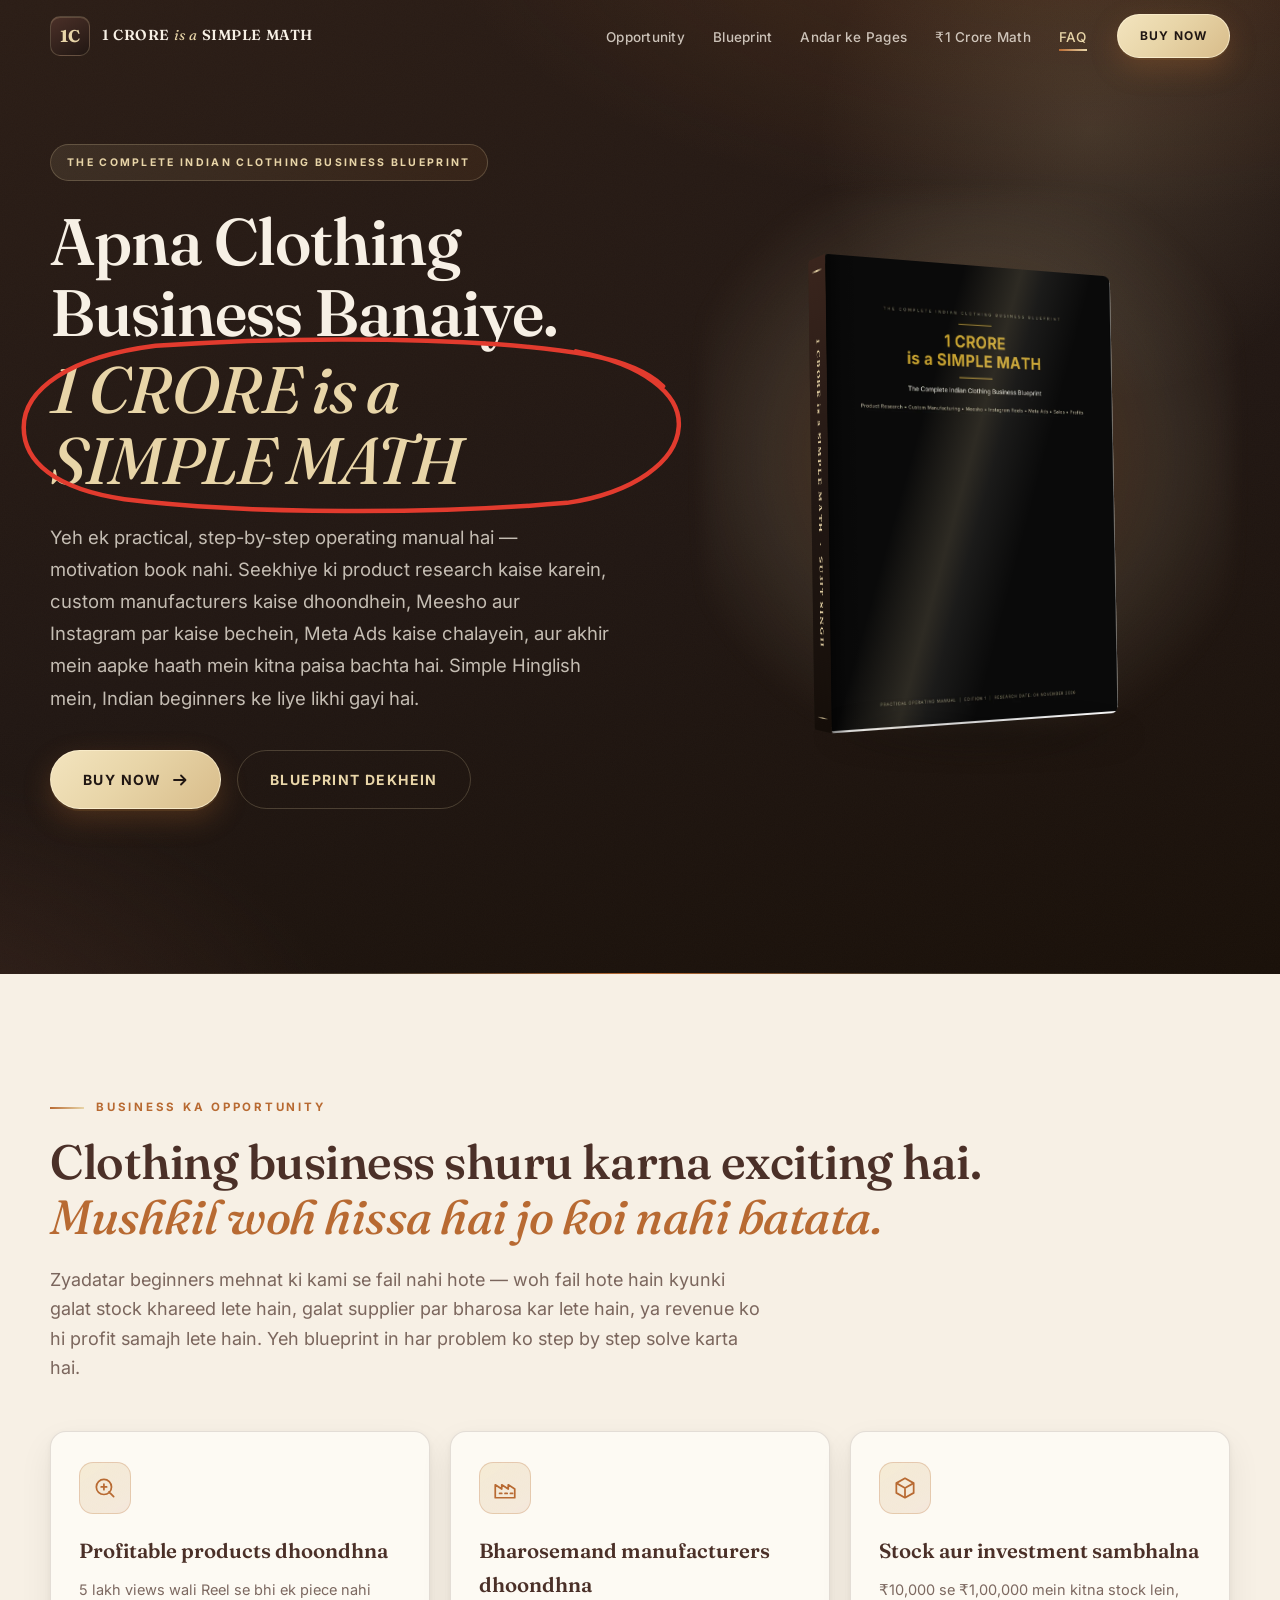
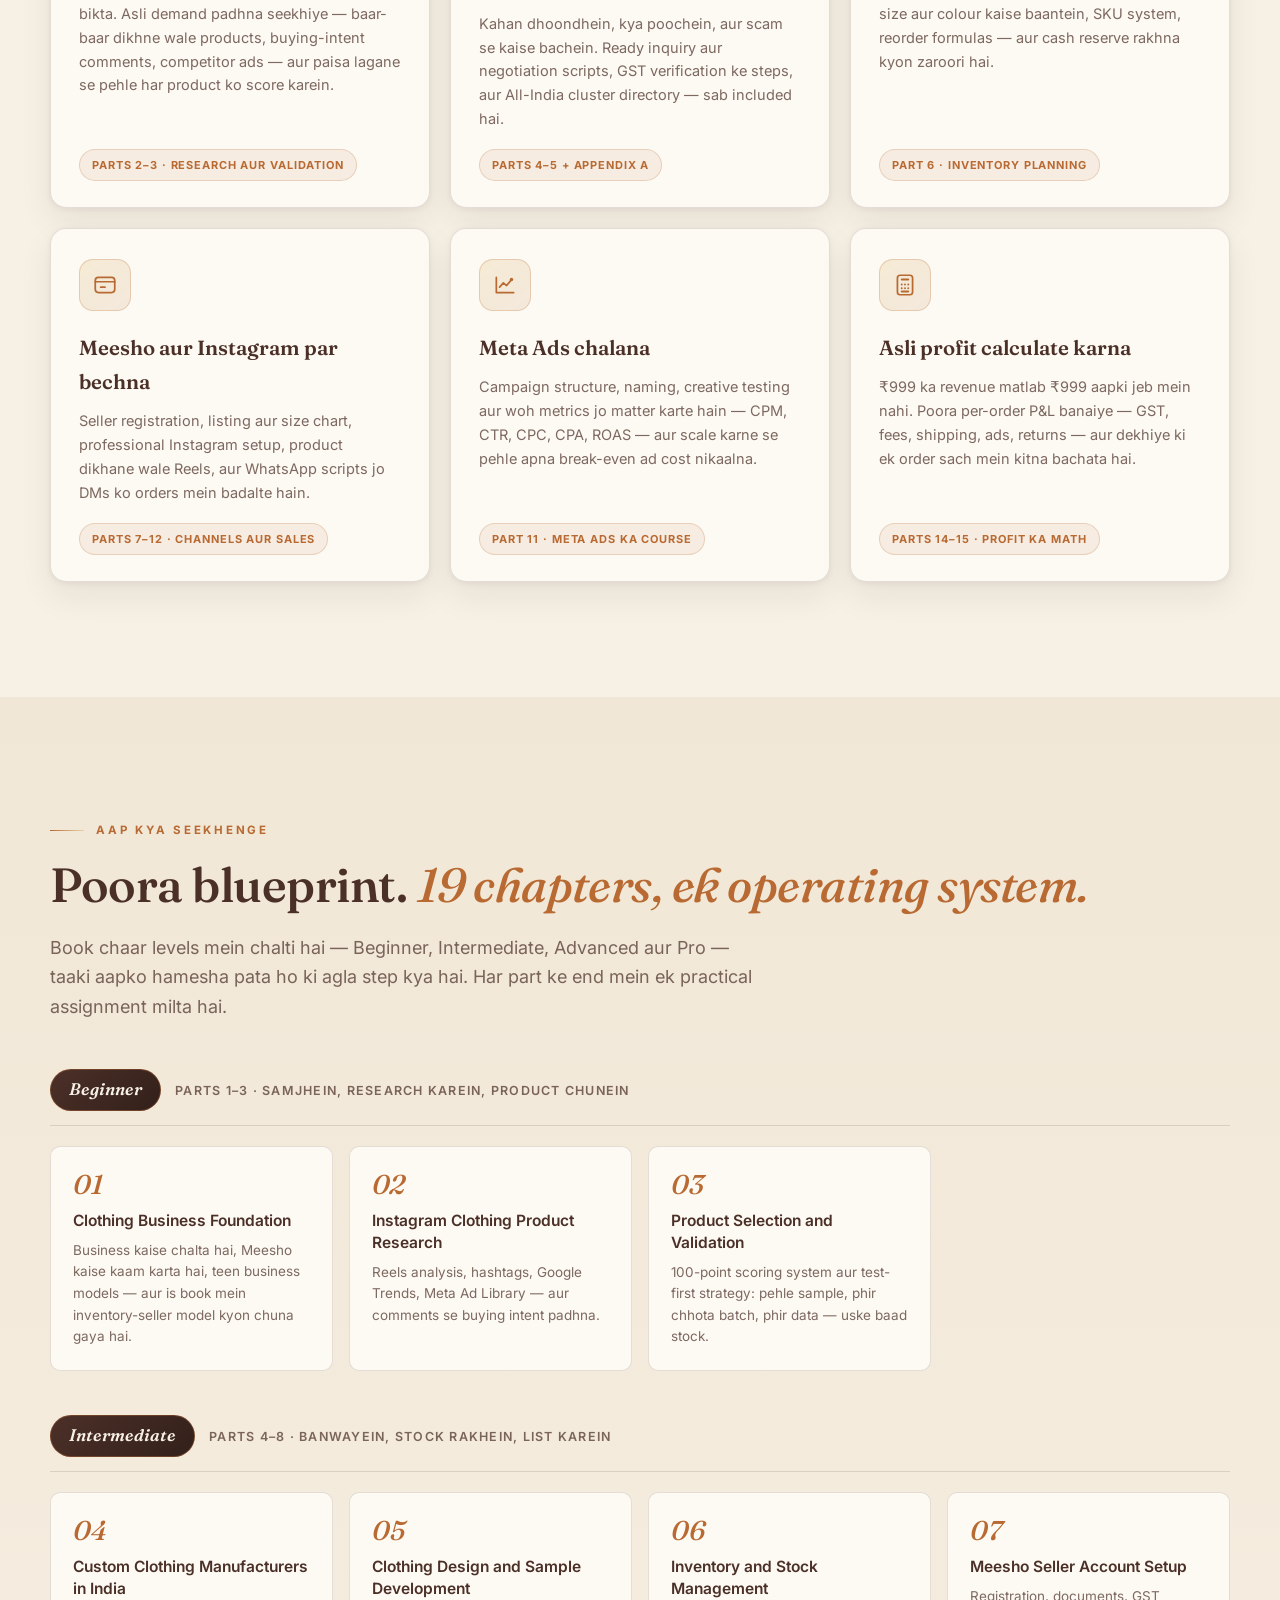
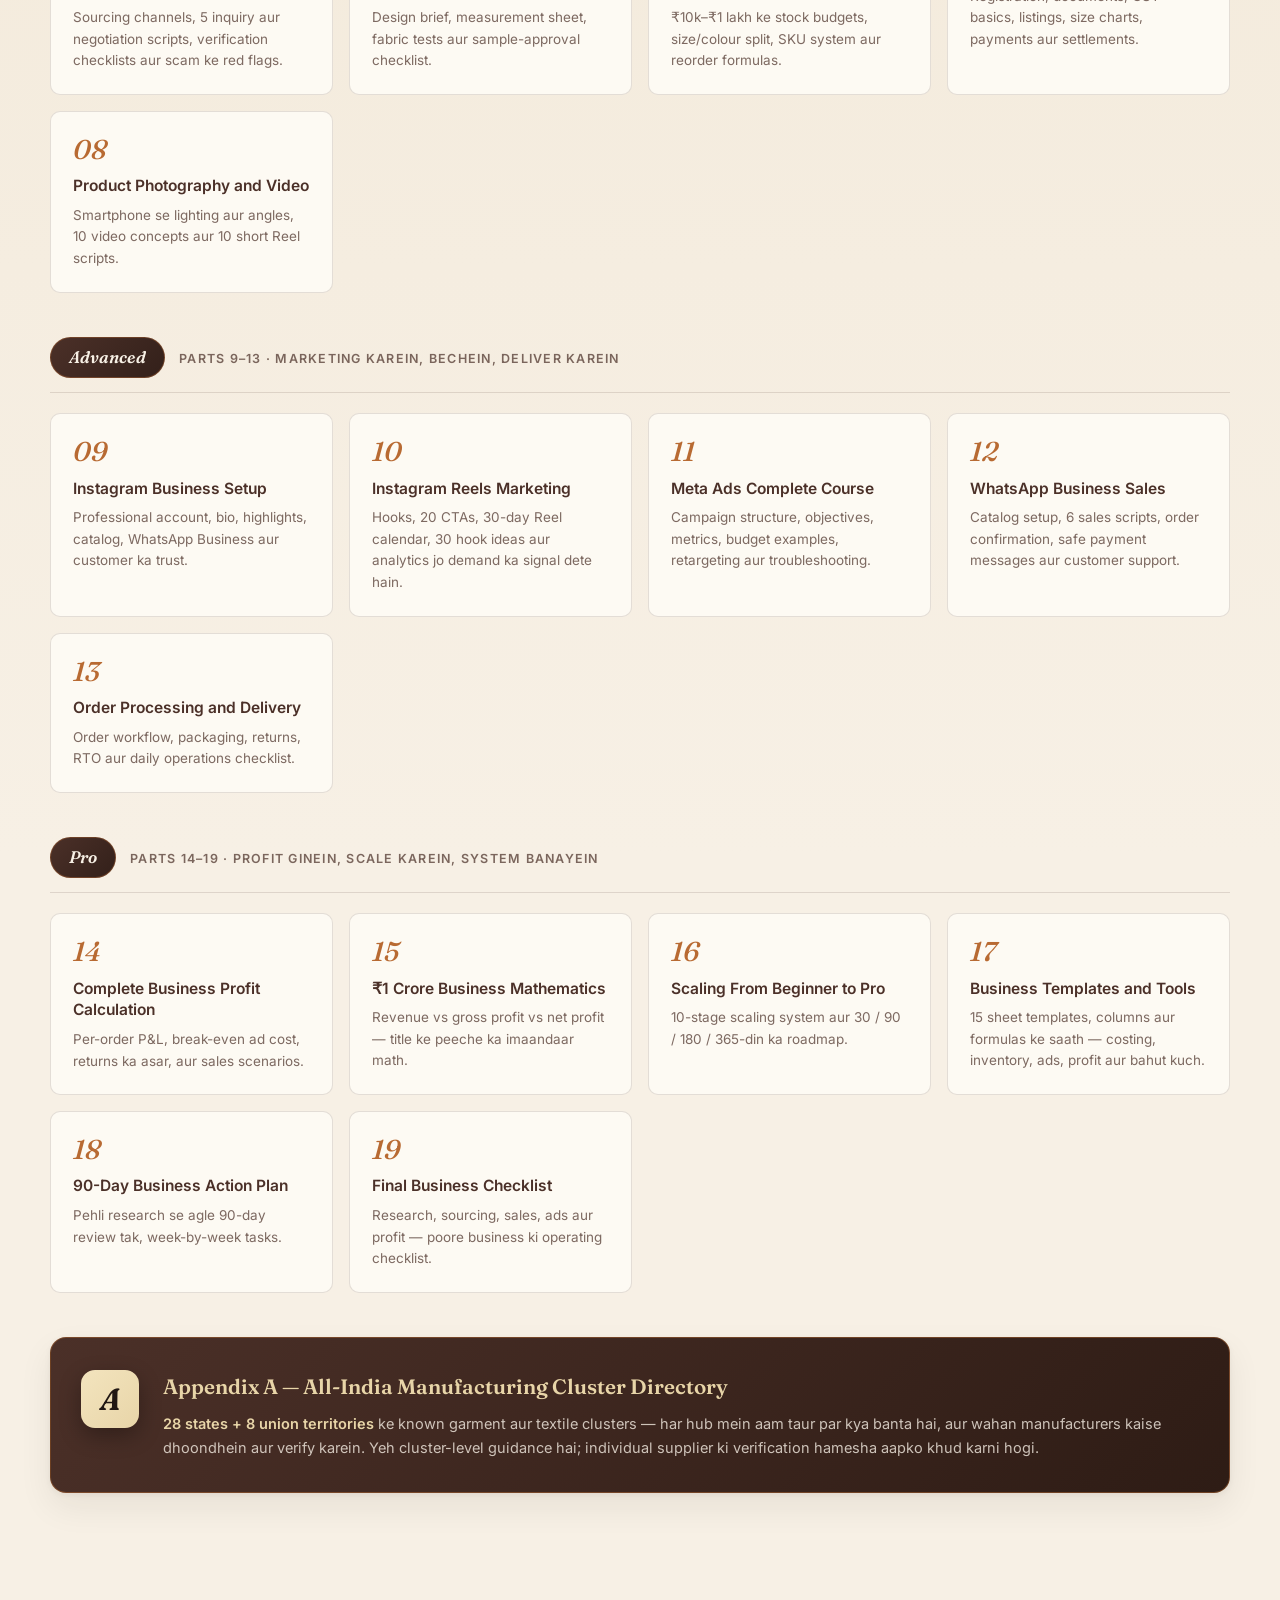
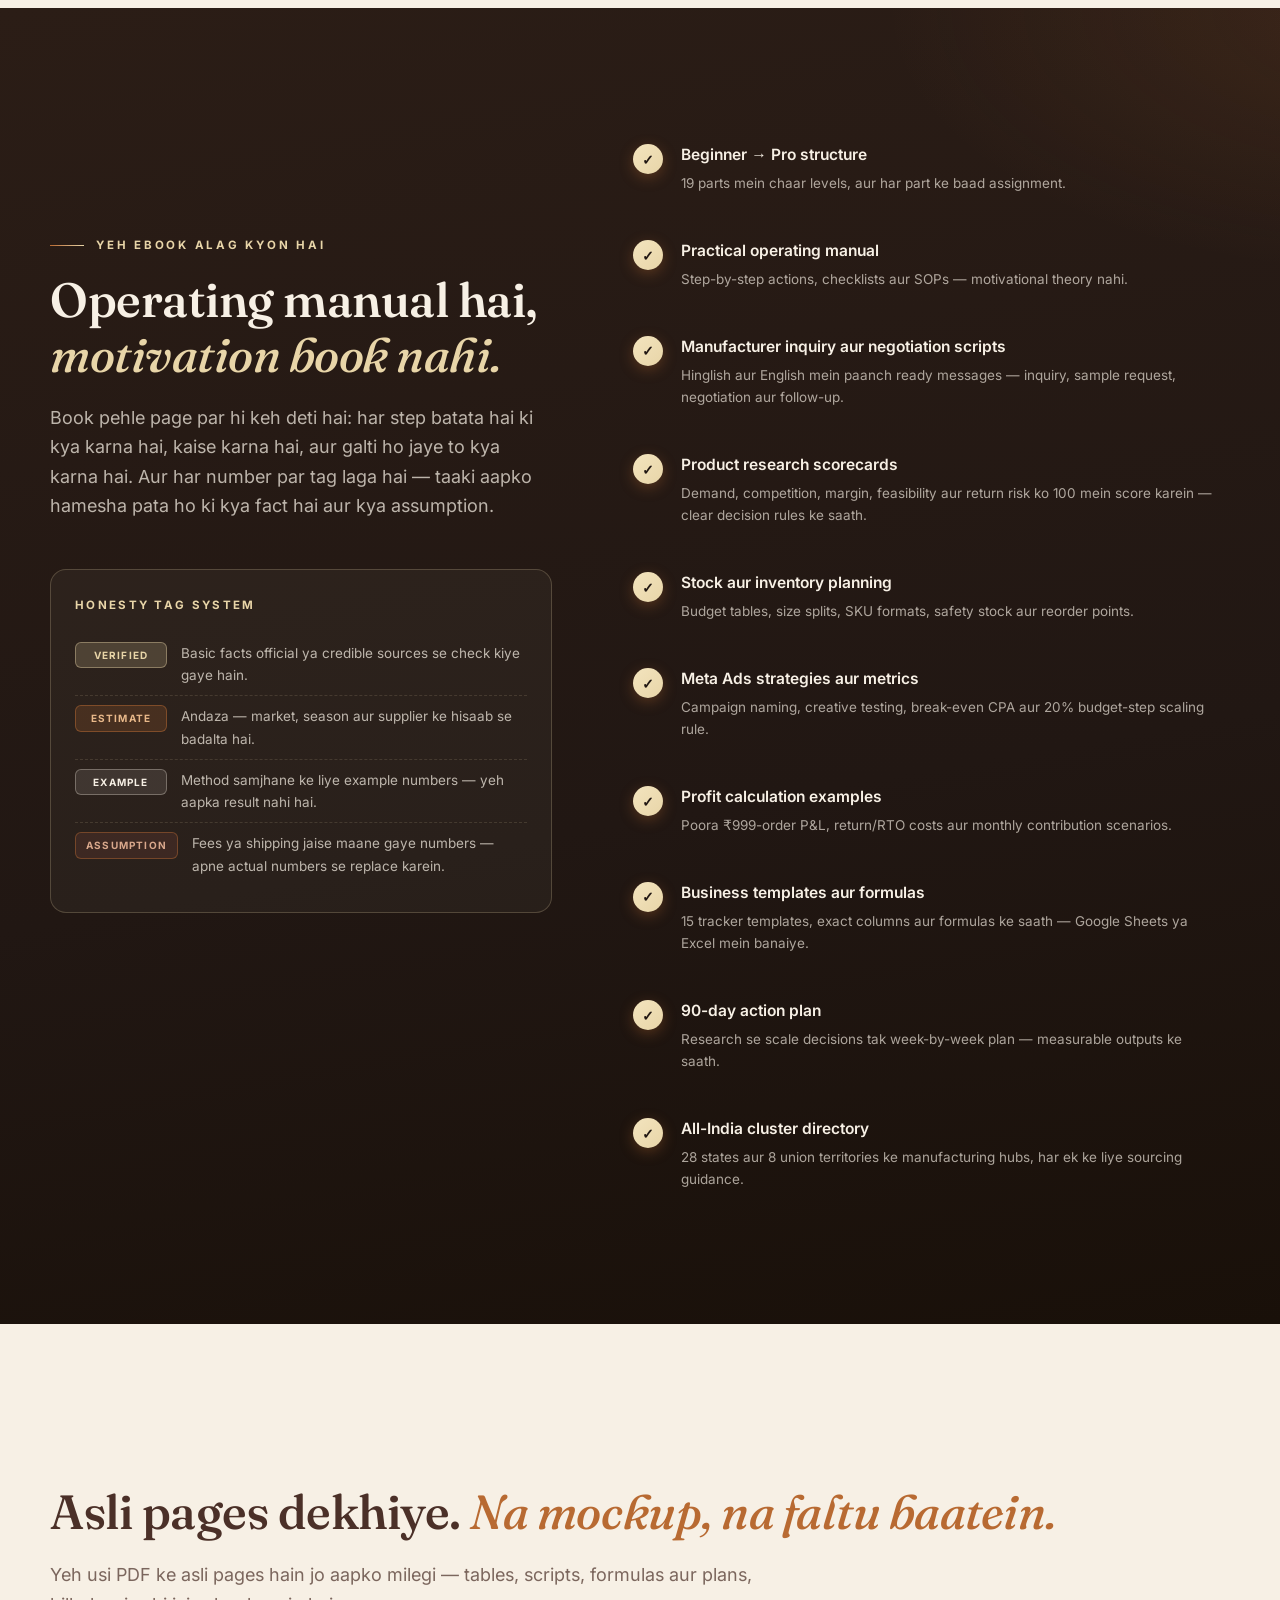
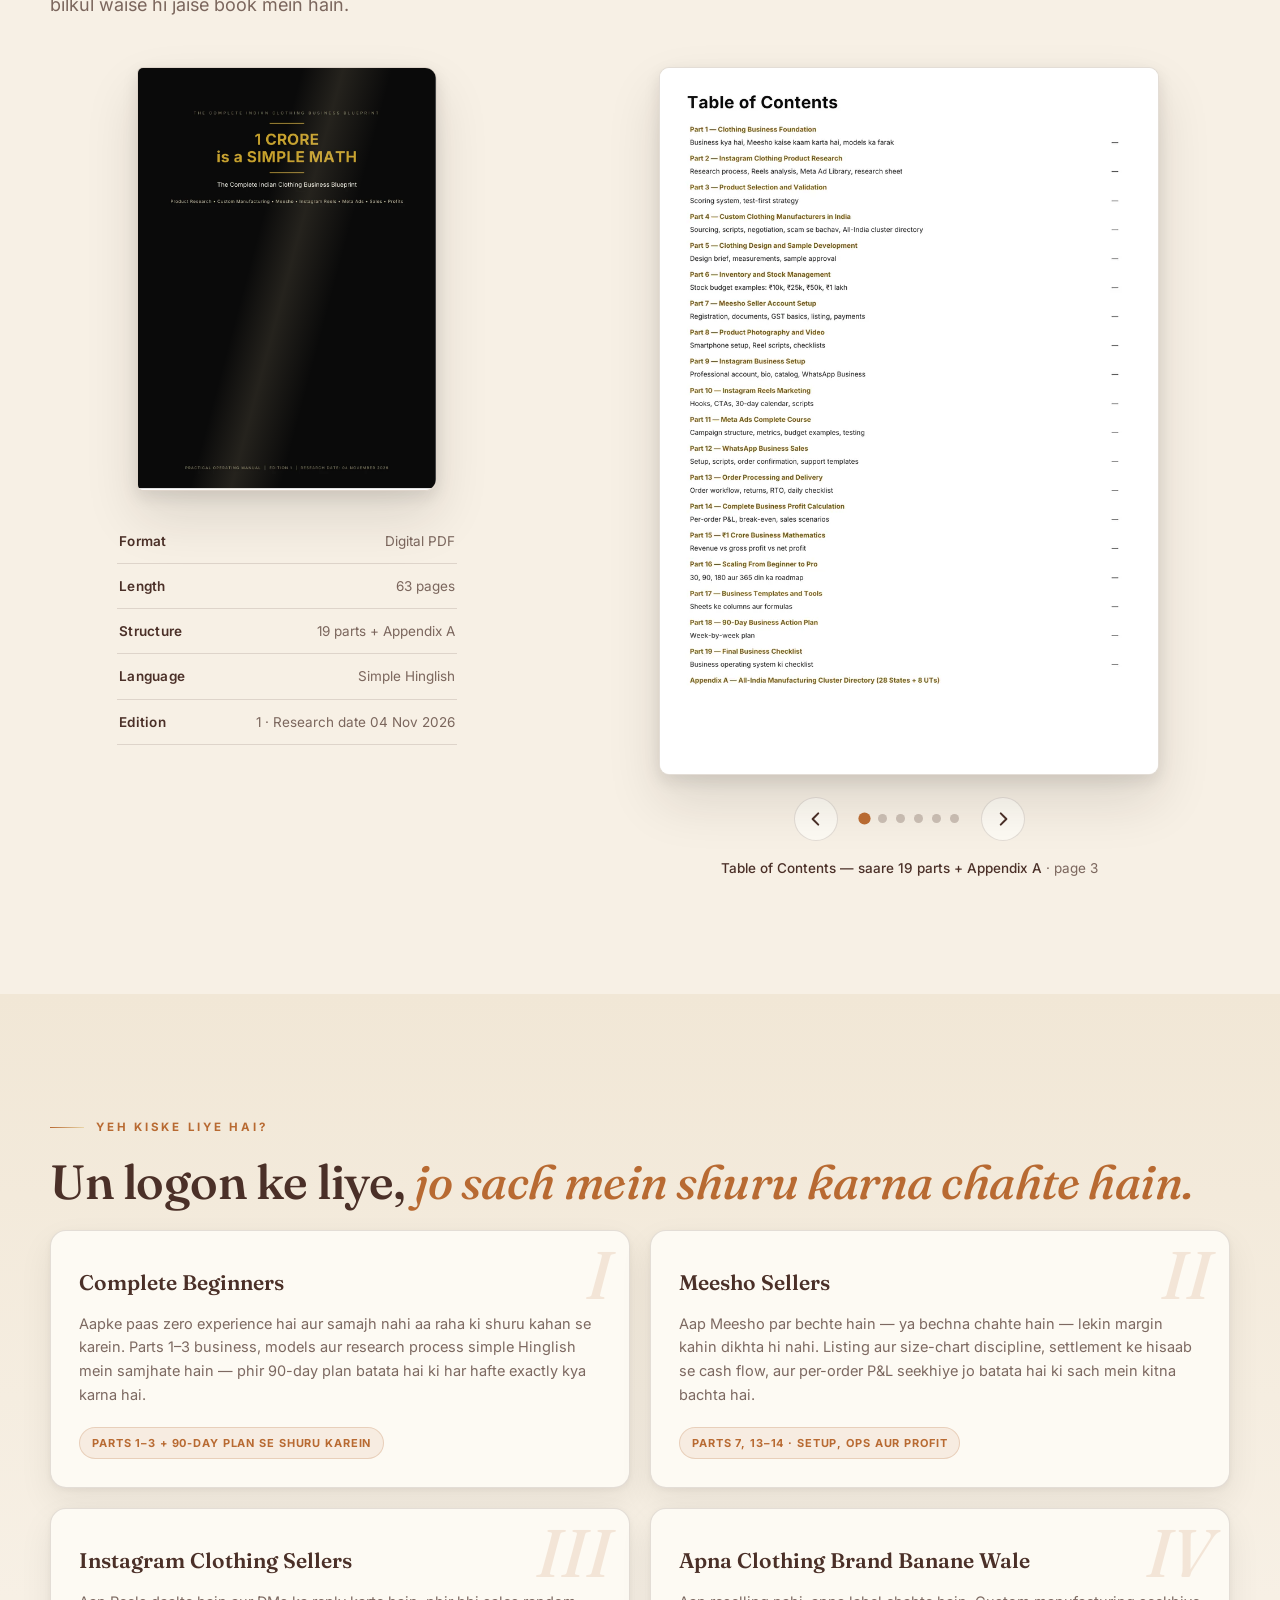
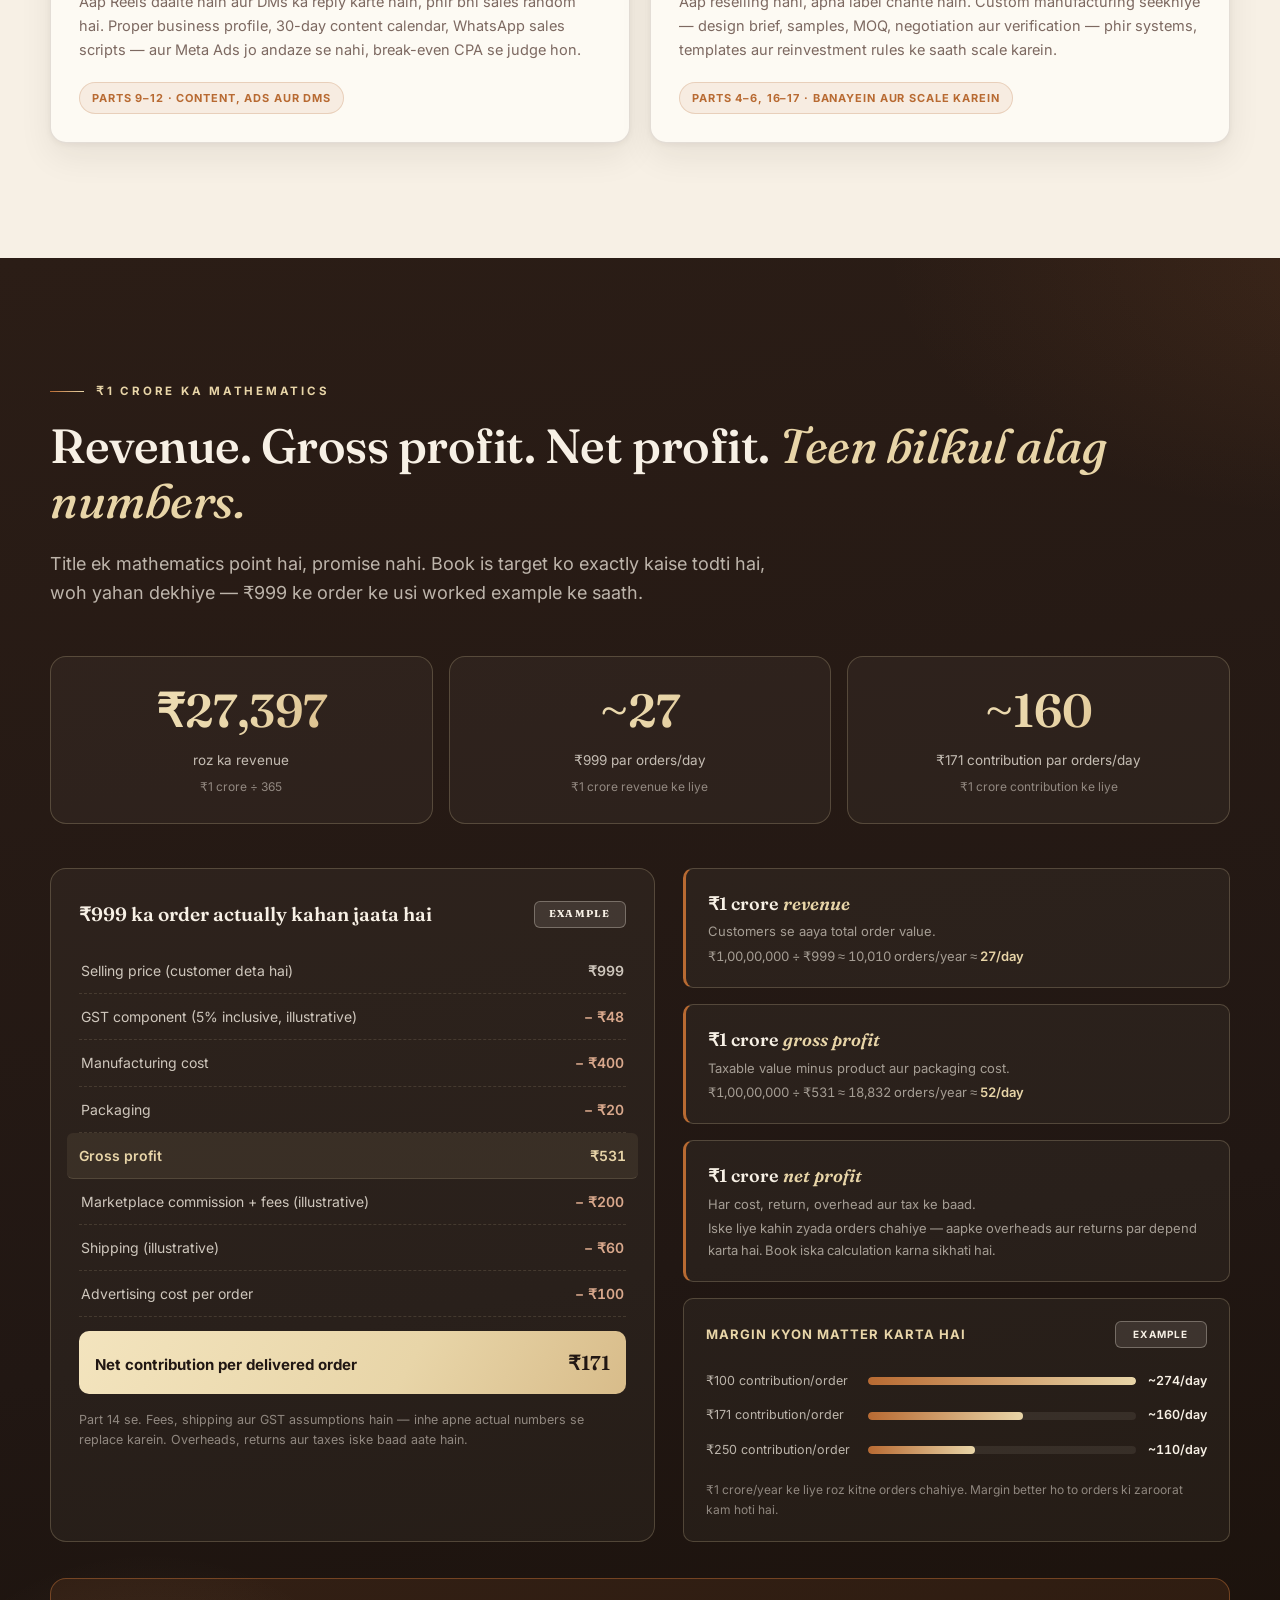
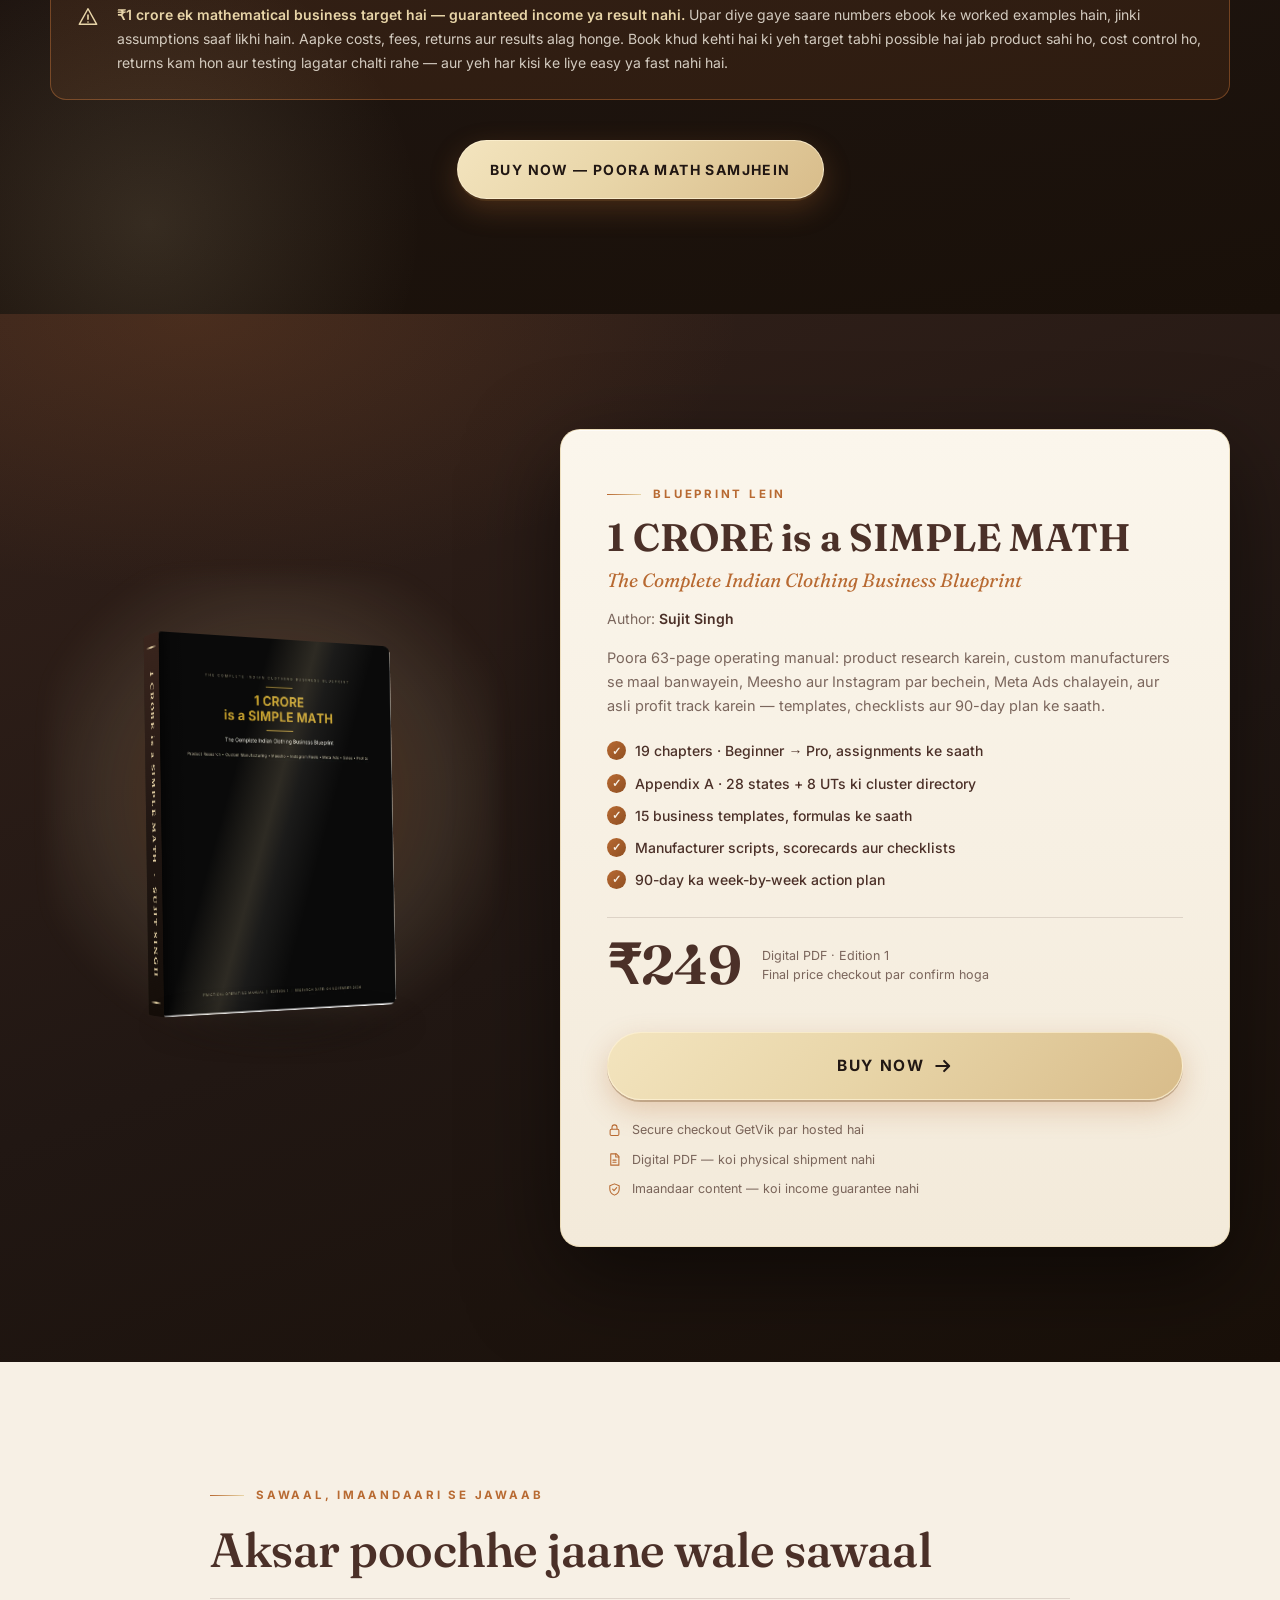
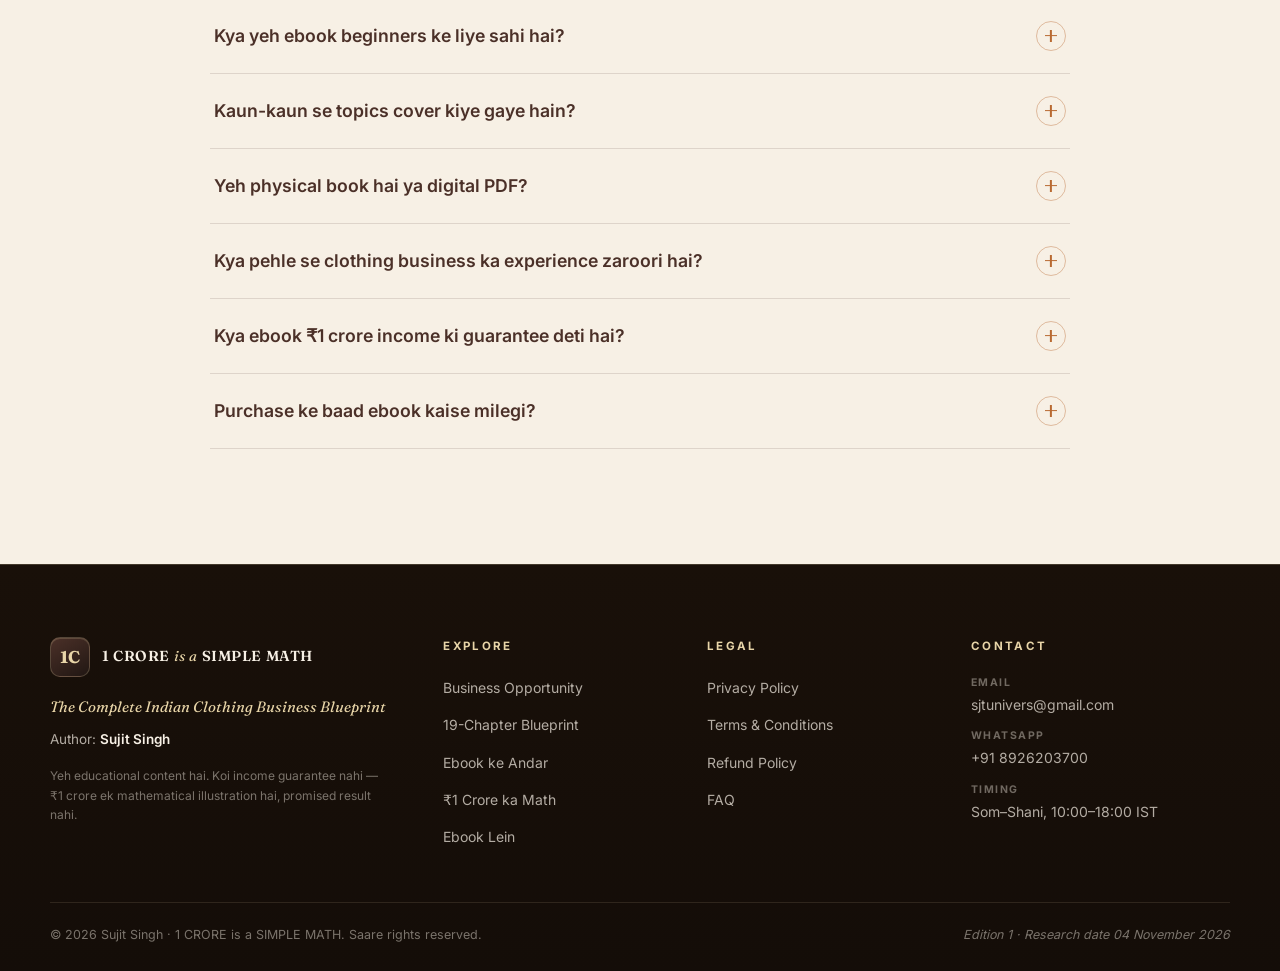
<file: index.html>
<!DOCTYPE html>
<html lang="hi-Latn">
<head>
  <meta charset="UTF-8">
  <meta name="viewport" content="width=device-width, initial-scale=1.0">
  <title>1 CRORE is a SIMPLE MATH — The Complete Indian Clothing Business Blueprint | Sujit Singh</title>
  <meta name="description" content="Indian clothing business shuru karne ka 63-page practical operating manual — product research, custom manufacturing, Meesho, Instagram Reels, Meta Ads aur asli profit ka math. 19 chapters + All-India cluster directory. Author: Sujit Singh.">
  <meta name="robots" content="index, follow">
  <meta name="theme-color" content="#211713">
  <!-- Replace with your live domain before deploying -->
  <!-- <link rel="canonical" href="https://your-domain.com/"> -->

  <!-- Open Graph / Twitter -->
  <meta property="og:type" content="product">
  <meta property="og:locale" content="hi_IN">
  <meta property="og:title" content="1 CRORE is a SIMPLE MATH — The Complete Indian Clothing Business Blueprint">
  <meta property="og:description" content="19 chapters. 63 pages. Indian clothing entrepreneurs ke liye ek practical operating manual — research, manufacturing, Meesho, Reels, Meta Ads aur profit ka math. Author: Sujit Singh.">
  <meta property="og:image" content="assets/img/og-image.jpg">
  <meta property="og:image:width" content="1200">
  <meta property="og:image:height" content="630">
  <meta name="twitter:card" content="summary_large_image">
  <meta name="twitter:title" content="1 CRORE is a SIMPLE MATH — The Complete Indian Clothing Business Blueprint">
  <meta name="twitter:description" content="Indian clothing business shuru karne ka practical operating manual — koi income guarantee nahi. Author: Sujit Singh.">
  <meta name="twitter:image" content="assets/img/og-image.jpg">

  <script>document.documentElement.classList.add("js");</script>
  <link rel="icon" type="image/svg+xml" href="assets/favicon.svg">
  <link rel="preload" href="assets/fonts/fraunces-normal.woff2" as="font" type="font/woff2" crossorigin>
  <link rel="preload" href="assets/fonts/inter-normal.woff2" as="font" type="font/woff2" crossorigin>
  <link rel="preload" href="assets/img/cover.webp" as="image">
  <link rel="stylesheet" href="css/style.css">

  <!-- Structured data: honest Book schema (no invented ratings or reviews) -->
  <script type="application/ld+json">
  {
    "@context": "https://schema.org",
    "@type": "Book",
    "name": "1 CRORE is a SIMPLE MATH",
    "alternateName": "The Complete Indian Clothing Business Blueprint",
    "author": { "@type": "Person", "name": "Sujit Singh" },
    "bookFormat": "https://schema.org/EBook",
    "numberOfPages": 63,
    "bookEdition": "Edition 1",
    "inLanguage": "hi-Latn",
    "description": "Indian clothing business shuru karne ka practical operating manual: product research, custom manufacturing, inventory, Meesho, Instagram Reels, Meta Ads, WhatsApp sales aur profit ka mathematics. Saath mein 90-day action plan aur All-India manufacturing cluster directory (28 states + 8 UTs).",
    "about": ["Clothing business", "E-commerce", "Meesho", "Instagram marketing", "Meta Ads", "Small business India"]
  }
  </script>
</head>
<body>
  <a class="skip-link" href="#main">Seedha main content par jayein</a>

  <!-- ============ NAVIGATION ============ -->
  <header class="site-header" id="site-header">
    <div class="container nav-inner">
      <a href="#top" class="brand" aria-label="1 CRORE is a SIMPLE MATH — home page">
        <span class="brand-mark" aria-hidden="true">1C</span>
        <span class="brand-text">1 CRORE <em>is a</em> SIMPLE MATH</span>
      </a>
      <nav class="main-nav" id="main-nav" aria-label="Main navigation">
        <ul class="nav-list">
          <li><a href="#opportunity" class="nav-link">Opportunity</a></li>
          <li><a href="#blueprint" class="nav-link">Blueprint</a></li>
          <li><a href="#inside" class="nav-link">Andar ke Pages</a></li>
          <li><a href="#math" class="nav-link">₹1 Crore Math</a></li>
          <li><a href="#faq" class="nav-link">FAQ</a></li>
        </ul>
        <a class="btn btn-gold btn-nav" href="https://getvik.com/checkout?productId=6aeb3442b8b6e679919b977d&amp;productSlug=1-crore-clothing-business&amp;theme=light">BUY NOW</a>
      </nav>
      <button class="nav-toggle" id="nav-toggle" aria-expanded="false" aria-controls="main-nav" aria-label="Menu kholein">
        <span></span><span></span><span></span>
      </button>
    </div>
  </header>

  <main id="main">
    <!-- ============ SECTION 1 · HERO ============ -->
    <section class="hero" id="top" aria-label="Parichay">
      <div class="hero-glow" aria-hidden="true"></div>
      <div class="container hero-grid">
        <div class="hero-copy">
          <p class="badge reveal">THE COMPLETE INDIAN CLOTHING BUSINESS BLUEPRINT</p>
          <h1 class="hero-title reveal">Apna Clothing Business Banaiye. <span class="gold-italic hero-circled">1&nbsp;CRORE is a SIMPLE&nbsp;MATH<svg class="hero-scribble" viewBox="0 0 600 200" preserveAspectRatio="none" aria-hidden="true" focusable="false"><path d="M500,20 C560,34 594,66 592,102 C590,140 552,174 492,185 C378,197 208,198 96,181 C34,170 6,140 6,103 C6,62 46,26 124,14 C250,3 420,4 512,24 C546,32 566,44 578,58"/></svg></span></h1>
          <p class="hero-sub reveal">Yeh ek practical, step-by-step operating manual hai — motivation book nahi. Seekhiye ki product research kaise karein, custom manufacturers kaise dhoondhein, Meesho aur Instagram par kaise bechein, Meta Ads kaise chalayein, aur akhir mein aapke haath mein kitna paisa bachta hai. Simple Hinglish mein, Indian beginners ke liye likhi gayi hai.</p>
          <div class="hero-ctas reveal">
            <a class="btn btn-gold btn-lg" href="https://getvik.com/checkout?productId=6aeb3442b8b6e679919b977d&amp;productSlug=1-crore-clothing-business&amp;theme=light">BUY NOW
              <svg width="16" height="16" viewBox="0 0 16 16" fill="none" aria-hidden="true"><path d="M2 8h11M9 3.5 13.5 8 9 12.5" stroke="currentColor" stroke-width="1.8" stroke-linecap="round" stroke-linejoin="round"/></svg>
            </a>
            <a class="btn btn-ghost btn-lg" href="#blueprint">BLUEPRINT DEKHEIN</a>
          </div>
          <ul class="hero-facts reveal" aria-label="Ebook ki details">
            <li><strong>63</strong> pages ka PDF</li>
            <li><strong>19</strong> chapters + Appendix</li>
            <li>Beginner <span aria-hidden="true">→</span> Pro</li>
            <li>Edition 1</li>
          </ul>
        </div>
        <div class="hero-book reveal">
          <div class="book-scene" aria-hidden="true">
            <div class="book-glow"></div>
            <div class="book book-hero">
              <div class="book-face book-back"></div>
              <div class="book-face book-spine"><span>1 CRORE is a SIMPLE MATH&nbsp;&nbsp;·&nbsp;&nbsp;SUJIT SINGH</span></div>
              <div class="book-face book-pages"></div>
              <div class="book-face book-front">
                <img src="assets/img/cover.webp" alt="" width="1000" height="1414" fetchpriority="high">
                <span class="book-sheen"></span>
              </div>
            </div>
            <div class="book-shadow"></div>
          </div>
          <p class="visually-hidden">Ebook “1 CRORE is a SIMPLE MATH — The Complete Indian Clothing Business Blueprint” ka cover.</p>
        </div>
      </div>
      <div class="hero-rule" aria-hidden="true"></div>
    </section>

    <!-- ============ SECTION 2 · THE BUSINESS OPPORTUNITY ============ -->
    <section class="section section-cream" id="opportunity">
      <div class="container">
        <p class="eyebrow reveal">Business ka Opportunity</p>
        <h2 class="section-title reveal">Clothing business shuru karna exciting hai.<br><span class="amber-italic">Mushkil woh hissa hai jo koi nahi batata.</span></h2>
        <p class="section-lede reveal">Zyadatar beginners mehnat ki kami se fail nahi hote — woh fail hote hain kyunki galat stock khareed lete hain, galat supplier par bharosa kar lete hain, ya revenue ko hi profit samajh lete hain. Yeh blueprint in har problem ko step by step solve karta hai.</p>
        <div class="opp-grid">
          <article class="opp-card reveal">
            <div class="opp-icon" aria-hidden="true"><svg viewBox="0 0 24 24" fill="none"><path d="M11 4a7 7 0 1 0 0 14 7 7 0 0 0 0-14Zm9 16-4.35-4.35" stroke="currentColor" stroke-width="1.6" stroke-linecap="round"/><path d="M8.5 11h5M11 8.5v5" stroke="currentColor" stroke-width="1.6" stroke-linecap="round"/></svg></div>
            <h3>Profitable products dhoondhna</h3>
            <p>5 lakh views wali Reel se bhi ek piece nahi bikta. Asli demand padhna seekhiye — baar-baar dikhne wale products, buying-intent comments, competitor ads — aur paisa lagane se pehle har product ko score karein.</p>
            <span class="part-chip">Parts 2–3 · Research aur validation</span>
          </article>
          <article class="opp-card reveal">
            <div class="opp-icon" aria-hidden="true"><svg viewBox="0 0 24 24" fill="none"><path d="M3 21V9l6 4V9l6 4V9l6 4v8H3Z" stroke="currentColor" stroke-width="1.6" stroke-linejoin="round"/><path d="M7 17h2m3 0h2m3 0h2" stroke="currentColor" stroke-width="1.6" stroke-linecap="round"/></svg></div>
            <h3>Bharosemand manufacturers dhoondhna</h3>
            <p>Kahan dhoondhein, kya poochein, aur scam se kaise bachein. Ready inquiry aur negotiation scripts, GST verification ke steps, aur All-India cluster directory — sab included hai.</p>
            <span class="part-chip">Parts 4–5 + Appendix A</span>
          </article>
          <article class="opp-card reveal">
            <div class="opp-icon" aria-hidden="true"><svg viewBox="0 0 24 24" fill="none"><path d="M4 7.5 12 3l8 4.5v9L12 21l-8-4.5v-9Z" stroke="currentColor" stroke-width="1.6" stroke-linejoin="round"/><path d="M4 7.5 12 12l8-4.5M12 12v9" stroke="currentColor" stroke-width="1.6" stroke-linejoin="round"/></svg></div>
            <h3>Stock aur investment sambhalna</h3>
            <p>₹10,000 se ₹1,00,000 mein kitna stock lein, size aur colour kaise baantein, SKU system, reorder formulas — aur cash reserve rakhna kyon zaroori hai.</p>
            <span class="part-chip">Part 6 · Inventory planning</span>
          </article>
          <article class="opp-card reveal">
            <div class="opp-icon" aria-hidden="true"><svg viewBox="0 0 24 24" fill="none"><rect x="3" y="5" width="18" height="14" rx="3" stroke="currentColor" stroke-width="1.6"/><path d="M3 9h18M8 14h4" stroke="currentColor" stroke-width="1.6" stroke-linecap="round"/></svg></div>
            <h3>Meesho aur Instagram par bechna</h3>
            <p>Seller registration, listing aur size chart, professional Instagram setup, product dikhane wale Reels, aur WhatsApp scripts jo DMs ko orders mein badalte hain.</p>
            <span class="part-chip">Parts 7–12 · Channels aur sales</span>
          </article>
          <article class="opp-card reveal">
            <div class="opp-icon" aria-hidden="true"><svg viewBox="0 0 24 24" fill="none"><path d="M4 19V5m0 14h16" stroke="currentColor" stroke-width="1.6" stroke-linecap="round"/><path d="m7 14 3.5-4 3 2.5L18 7" stroke="currentColor" stroke-width="1.6" stroke-linecap="round" stroke-linejoin="round"/><circle cx="18" cy="7" r="1.6" fill="currentColor"/></svg></div>
            <h3>Meta Ads chalana</h3>
            <p>Campaign structure, naming, creative testing aur woh metrics jo matter karte hain — CPM, CTR, CPC, CPA, ROAS — aur scale karne se pehle apna break-even ad cost nikaalna.</p>
            <span class="part-chip">Part 11 · Meta Ads ka course</span>
          </article>
          <article class="opp-card reveal">
            <div class="opp-icon" aria-hidden="true"><svg viewBox="0 0 24 24" fill="none"><rect x="5" y="3" width="14" height="18" rx="2.5" stroke="currentColor" stroke-width="1.6"/><path d="M9 7h6M9 11.5h.01M12 11.5h.01M15 11.5h.01M9 15h.01M12 15h.01M15 15h.01M9 18h6" stroke="currentColor" stroke-width="1.8" stroke-linecap="round"/></svg></div>
            <h3>Asli profit calculate karna</h3>
            <p>₹999 ka revenue matlab ₹999 aapki jeb mein nahi. Poora per-order P&amp;L banaiye — GST, fees, shipping, ads, returns — aur dekhiye ki ek order sach mein kitna bachata hai.</p>
            <span class="part-chip">Parts 14–15 · Profit ka math</span>
          </article>
        </div>
      </div>
    </section>

    <!-- ============ SECTION 3 · WHAT YOU WILL LEARN (19 CHAPTERS) ============ -->
    <section class="section section-cream-deep" id="blueprint">
      <div class="container">
        <p class="eyebrow reveal">Aap Kya Seekhenge</p>
        <h2 class="section-title reveal">Poora blueprint. <span class="amber-italic">19 chapters, ek operating system.</span></h2>
        <p class="section-lede reveal">Book chaar levels mein chalti hai — Beginner, Intermediate, Advanced aur Pro — taaki aapko hamesha pata ho ki agla step kya hai. Har part ke end mein ek practical assignment milta hai.</p>

        <div class="level-group reveal">
          <div class="level-head"><span class="level-chip">Beginner</span><span class="level-range">Parts 1–3 · Samjhein, research karein, product chunein</span></div>
          <div class="chapter-grid">
            <article class="chapter-card"><span class="chapter-num">01</span><h3>Clothing Business Foundation</h3><p>Business kaise chalta hai, Meesho kaise kaam karta hai, teen business models — aur is book mein inventory-seller model kyon chuna gaya hai.</p></article>
            <article class="chapter-card"><span class="chapter-num">02</span><h3>Instagram Clothing Product Research</h3><p>Reels analysis, hashtags, Google Trends, Meta Ad Library — aur comments se buying intent padhna.</p></article>
            <article class="chapter-card"><span class="chapter-num">03</span><h3>Product Selection and Validation</h3><p>100-point scoring system aur test-first strategy: pehle sample, phir chhota batch, phir data — uske baad stock.</p></article>
          </div>
        </div>

        <div class="level-group reveal">
          <div class="level-head"><span class="level-chip">Intermediate</span><span class="level-range">Parts 4–8 · Banwayein, stock rakhein, list karein</span></div>
          <div class="chapter-grid">
            <article class="chapter-card"><span class="chapter-num">04</span><h3>Custom Clothing Manufacturers in India</h3><p>Sourcing channels, 5 inquiry aur negotiation scripts, verification checklists aur scam ke red flags.</p></article>
            <article class="chapter-card"><span class="chapter-num">05</span><h3>Clothing Design and Sample Development</h3><p>Design brief, measurement sheet, fabric tests aur sample-approval checklist.</p></article>
            <article class="chapter-card"><span class="chapter-num">06</span><h3>Inventory and Stock Management</h3><p>₹10k–₹1 lakh ke stock budgets, size/colour split, SKU system aur reorder formulas.</p></article>
            <article class="chapter-card"><span class="chapter-num">07</span><h3>Meesho Seller Account Setup</h3><p>Registration, documents, GST basics, listings, size charts, payments aur settlements.</p></article>
            <article class="chapter-card"><span class="chapter-num">08</span><h3>Product Photography and Video</h3><p>Smartphone se lighting aur angles, 10 video concepts aur 10 short Reel scripts.</p></article>
          </div>
        </div>

        <div class="level-group reveal">
          <div class="level-head"><span class="level-chip">Advanced</span><span class="level-range">Parts 9–13 · Marketing karein, bechein, deliver karein</span></div>
          <div class="chapter-grid">
            <article class="chapter-card"><span class="chapter-num">09</span><h3>Instagram Business Setup</h3><p>Professional account, bio, highlights, catalog, WhatsApp Business aur customer ka trust.</p></article>
            <article class="chapter-card"><span class="chapter-num">10</span><h3>Instagram Reels Marketing</h3><p>Hooks, 20 CTAs, 30-day Reel calendar, 30 hook ideas aur analytics jo demand ka signal dete hain.</p></article>
            <article class="chapter-card"><span class="chapter-num">11</span><h3>Meta Ads Complete Course</h3><p>Campaign structure, objectives, metrics, budget examples, retargeting aur troubleshooting.</p></article>
            <article class="chapter-card"><span class="chapter-num">12</span><h3>WhatsApp Business Sales</h3><p>Catalog setup, 6 sales scripts, order confirmation, safe payment messages aur customer support.</p></article>
            <article class="chapter-card"><span class="chapter-num">13</span><h3>Order Processing and Delivery</h3><p>Order workflow, packaging, returns, RTO aur daily operations checklist.</p></article>
          </div>
        </div>

        <div class="level-group reveal">
          <div class="level-head"><span class="level-chip">Pro</span><span class="level-range">Parts 14–19 · Profit ginein, scale karein, system banayein</span></div>
          <div class="chapter-grid">
            <article class="chapter-card"><span class="chapter-num">14</span><h3>Complete Business Profit Calculation</h3><p>Per-order P&amp;L, break-even ad cost, returns ka asar, aur sales scenarios.</p></article>
            <article class="chapter-card"><span class="chapter-num">15</span><h3>₹1 Crore Business Mathematics</h3><p>Revenue vs gross profit vs net profit — title ke peeche ka imaandaar math.</p></article>
            <article class="chapter-card"><span class="chapter-num">16</span><h3>Scaling From Beginner to Pro</h3><p>10-stage scaling system aur 30 / 90 / 180 / 365-din ka roadmap.</p></article>
            <article class="chapter-card"><span class="chapter-num">17</span><h3>Business Templates and Tools</h3><p>15 sheet templates, columns aur formulas ke saath — costing, inventory, ads, profit aur bahut kuch.</p></article>
            <article class="chapter-card"><span class="chapter-num">18</span><h3>90-Day Business Action Plan</h3><p>Pehli research se agle 90-day review tak, week-by-week tasks.</p></article>
            <article class="chapter-card"><span class="chapter-num">19</span><h3>Final Business Checklist</h3><p>Research, sourcing, sales, ads aur profit — poore business ki operating checklist.</p></article>
          </div>
        </div>

        <div class="appendix-banner reveal">
          <div class="appendix-mark" aria-hidden="true">A</div>
          <div>
            <h3>Appendix A — All-India Manufacturing Cluster Directory</h3>
            <p><strong>28 states + 8 union territories</strong> ke known garment aur textile clusters — har hub mein aam taur par kya banta hai, aur wahan manufacturers kaise dhoondhein aur verify karein. Yeh cluster-level guidance hai; individual supplier ki verification hamesha aapko khud karni hogi.</p>
          </div>
        </div>
      </div>
    </section>

    <!-- ============ SECTION 4 · WHAT MAKES IT DIFFERENT ============ -->
    <section class="section section-dark" id="different">
      <div class="container diff-grid">
        <div class="diff-intro">
          <p class="eyebrow reveal">Yeh Ebook Alag Kyon Hai</p>
          <h2 class="section-title reveal">Operating manual hai, <span class="gold-italic">motivation book nahi.</span></h2>
          <p class="section-lede reveal">Book pehle page par hi keh deti hai: har step batata hai ki kya karna hai, kaise karna hai, aur galti ho jaye to kya karna hai. Aur har number par tag laga hai — taaki aapko hamesha pata ho ki kya fact hai aur kya assumption.</p>
          <div class="tag-panel reveal" aria-label="Book ka honesty tag system">
            <p class="tag-panel-title">Honesty tag system</p>
            <div class="tag-row"><span class="tag tag-verified">VERIFIED</span><span>Basic facts official ya credible sources se check kiye gaye hain.</span></div>
            <div class="tag-row"><span class="tag tag-estimate">ESTIMATE</span><span>Andaza — market, season aur supplier ke hisaab se badalta hai.</span></div>
            <div class="tag-row"><span class="tag tag-example">EXAMPLE</span><span>Method samjhane ke liye example numbers — yeh aapka result nahi hai.</span></div>
            <div class="tag-row"><span class="tag tag-assumption">ASSUMPTION</span><span>Fees ya shipping jaise maane gaye numbers — apne actual numbers se replace karein.</span></div>
          </div>
        </div>
        <ul class="diff-list">
          <li class="reveal"><span class="diff-check" aria-hidden="true">✓</span><div><h3>Beginner → Pro structure</h3><p>19 parts mein chaar levels, aur har part ke baad assignment.</p></div></li>
          <li class="reveal"><span class="diff-check" aria-hidden="true">✓</span><div><h3>Practical operating manual</h3><p>Step-by-step actions, checklists aur SOPs — motivational theory nahi.</p></div></li>
          <li class="reveal"><span class="diff-check" aria-hidden="true">✓</span><div><h3>Manufacturer inquiry aur negotiation scripts</h3><p>Hinglish aur English mein paanch ready messages — inquiry, sample request, negotiation aur follow-up.</p></div></li>
          <li class="reveal"><span class="diff-check" aria-hidden="true">✓</span><div><h3>Product research scorecards</h3><p>Demand, competition, margin, feasibility aur return risk ko 100 mein score karein — clear decision rules ke saath.</p></div></li>
          <li class="reveal"><span class="diff-check" aria-hidden="true">✓</span><div><h3>Stock aur inventory planning</h3><p>Budget tables, size splits, SKU formats, safety stock aur reorder points.</p></div></li>
          <li class="reveal"><span class="diff-check" aria-hidden="true">✓</span><div><h3>Meta Ads strategies aur metrics</h3><p>Campaign naming, creative testing, break-even CPA aur 20% budget-step scaling rule.</p></div></li>
          <li class="reveal"><span class="diff-check" aria-hidden="true">✓</span><div><h3>Profit calculation examples</h3><p>Poora ₹999-order P&amp;L, return/RTO costs aur monthly contribution scenarios.</p></div></li>
          <li class="reveal"><span class="diff-check" aria-hidden="true">✓</span><div><h3>Business templates aur formulas</h3><p>15 tracker templates, exact columns aur formulas ke saath — Google Sheets ya Excel mein banaiye.</p></div></li>
          <li class="reveal"><span class="diff-check" aria-hidden="true">✓</span><div><h3>90-day action plan</h3><p>Research se scale decisions tak week-by-week plan — measurable outputs ke saath.</p></div></li>
          <li class="reveal"><span class="diff-check" aria-hidden="true">✓</span><div><h3>All-India cluster directory</h3><p>28 states aur 8 union territories ke manufacturing hubs, har ek ke liye sourcing guidance.</p></div></li>
        </ul>
      </div>
    </section>

    <!-- ============ SECTION 5 · INSIDE THE EBOOK ============ -->
    <section class="section section-cream" id="inside">
      <div class="container">
        <p class="eyebrow reveal">Ebook ke Andar</p>
        <h2 class="section-title reveal">Asli pages dekhiye. <span class="amber-italic">Na mockup, na faltu baatein.</span></h2>
        <p class="section-lede reveal">Yeh usi PDF ke asli pages hain jo aapko milegi — tables, scripts, formulas aur plans, bilkul waise hi jaise book mein hain.</p>
        <div class="inside-grid">
          <aside class="inside-meta reveal">
            <div class="inside-cover">
              <img src="assets/img/cover.webp" alt="1 CRORE is a SIMPLE MATH ebook ka cover" width="1000" height="1414" loading="lazy">
            </div>
            <dl class="inside-facts">
              <div><dt>Format</dt><dd>Digital PDF</dd></div>
              <div><dt>Length</dt><dd>63 pages</dd></div>
              <div><dt>Structure</dt><dd>19 parts + Appendix A</dd></div>
              <div><dt>Language</dt><dd>Simple Hinglish</dd></div>
              <div><dt>Edition</dt><dd>1 · Research date 04 Nov 2026</dd></div>
            </dl>
          </aside>
          <div class="preview reveal">
            <div class="carousel" id="page-carousel" aria-roledescription="carousel" aria-label="Ebook ke sample pages">
              <div class="carousel-viewport">
                <figure class="carousel-slide is-active">
                  <img src="assets/img/page-toc.webp" alt="Table of contents page, jisme saare 19 parts aur Appendix A listed hain" width="880" height="1245" loading="lazy">
                </figure>
                <figure class="carousel-slide">
                  <img src="assets/img/page-scripts.webp" alt="Part 4 ka page, jisme WhatsApp manufacturer inquiry aur negotiation scripts hain" width="880" height="1245" loading="lazy">
                </figure>
                <figure class="carousel-slide">
                  <img src="assets/img/page-pnl.webp" alt="Part 14 ka page, jisme per-order profit calculation ka table hai" width="880" height="1245" loading="lazy">
                </figure>
                <figure class="carousel-slide">
                  <img src="assets/img/page-crore.webp" alt="Part 15 ka page, jisme ₹1 crore business ka mathematics dikhaya gaya hai" width="880" height="1245" loading="lazy">
                </figure>
                <figure class="carousel-slide">
                  <img src="assets/img/page-plan.webp" alt="Part 18 ka page, jisme week-by-week 90-day action plan hai" width="880" height="1245" loading="lazy">
                </figure>
                <figure class="carousel-slide">
                  <img src="assets/img/page-directory.webp" alt="Appendix A ka page, jisme state-wise manufacturing clusters listed hain" width="880" height="1245" loading="lazy">
                </figure>
              </div>
              <div class="carousel-controls">
                <button class="carousel-btn" id="carousel-prev" aria-label="Pichhla page">
                  <svg width="18" height="18" viewBox="0 0 16 16" fill="none" aria-hidden="true"><path d="M10 3 5 8l5 5" stroke="currentColor" stroke-width="1.8" stroke-linecap="round" stroke-linejoin="round"/></svg>
                </button>
                <div class="carousel-dots" id="carousel-dots" role="tablist" aria-label="Sample page chunein"></div>
                <button class="carousel-btn" id="carousel-next" aria-label="Agla page">
                  <svg width="18" height="18" viewBox="0 0 16 16" fill="none" aria-hidden="true"><path d="m6 3 5 5-5 5" stroke="currentColor" stroke-width="1.8" stroke-linecap="round" stroke-linejoin="round"/></svg>
                </button>
              </div>
              <p class="carousel-caption" id="carousel-caption" aria-live="polite">Table of Contents — saare 19 parts + Appendix A <span>· page 3</span></p>
            </div>
          </div>
        </div>
      </div>
    </section>

    <!-- ============ SECTION 6 · WHO IS THIS FOR ============ -->
    <section class="section section-cream-deep" id="who">
      <div class="container">
        <p class="eyebrow reveal">Yeh Kiske Liye Hai?</p>
        <h2 class="section-title reveal">Un logon ke liye, <span class="amber-italic">jo sach mein shuru karna chahte hain.</span></h2>
        <div class="who-grid">
          <article class="who-card reveal">
            <span class="who-num" aria-hidden="true">I</span>
            <h3>Complete Beginners</h3>
            <p>Aapke paas zero experience hai aur samajh nahi aa raha ki shuru kahan se karein. Parts 1–3 business, models aur research process simple Hinglish mein samjhate hain — phir 90-day plan batata hai ki har hafte exactly kya karna hai.</p>
            <span class="part-chip">Parts 1–3 + 90-day plan se shuru karein</span>
          </article>
          <article class="who-card reveal">
            <span class="who-num" aria-hidden="true">II</span>
            <h3>Meesho Sellers</h3>
            <p>Aap Meesho par bechte hain — ya bechna chahte hain — lekin margin kahin dikhta hi nahi. Listing aur size-chart discipline, settlement ke hisaab se cash flow, aur per-order P&amp;L seekhiye jo batata hai ki sach mein kitna bachta hai.</p>
            <span class="part-chip">Parts 7, 13–14 · Setup, ops aur profit</span>
          </article>
          <article class="who-card reveal">
            <span class="who-num" aria-hidden="true">III</span>
            <h3>Instagram Clothing Sellers</h3>
            <p>Aap Reels daalte hain aur DMs ka reply karte hain, phir bhi sales random hai. Proper business profile, 30-day content calendar, WhatsApp sales scripts — aur Meta Ads jo andaze se nahi, break-even CPA se judge hon.</p>
            <span class="part-chip">Parts 9–12 · Content, ads aur DMs</span>
          </article>
          <article class="who-card reveal">
            <span class="who-num" aria-hidden="true">IV</span>
            <h3>Apna Clothing Brand Banane Wale</h3>
            <p>Aap reselling nahi, apna label chahte hain. Custom manufacturing seekhiye — design brief, samples, MOQ, negotiation aur verification — phir systems, templates aur reinvestment rules ke saath scale karein.</p>
            <span class="part-chip">Parts 4–6, 16–17 · Banayein aur scale karein</span>
          </article>
        </div>
      </div>
    </section>

    <!-- ============ SECTION 7 · THE ₹1 CRORE MATHEMATICS ============ -->
    <section class="section section-dark" id="math">
      <div class="hero-glow math-glow" aria-hidden="true"></div>
      <div class="container">
        <p class="eyebrow reveal">₹1 Crore ka Mathematics</p>
        <h2 class="section-title reveal">Revenue. Gross profit. Net profit. <span class="gold-italic">Teen bilkul alag numbers.</span></h2>
        <p class="section-lede reveal">Title ek mathematics point hai, promise nahi. Book is target ko exactly kaise todti hai, woh yahan dekhiye — ₹999 ke order ke usi worked example ke saath.</p>

        <div class="math-stats reveal">
          <div class="math-stat">
            <span class="math-stat-num">₹27,397</span>
            <span class="math-stat-label">roz ka revenue<br><em>₹1 crore ÷ 365</em></span>
          </div>
          <div class="math-stat">
            <span class="math-stat-num">~27</span>
            <span class="math-stat-label">₹999 par orders/day<br><em>₹1 crore revenue ke liye</em></span>
          </div>
          <div class="math-stat">
            <span class="math-stat-num">~160</span>
            <span class="math-stat-label">₹171 contribution par orders/day<br><em>₹1 crore contribution ke liye</em></span>
          </div>
        </div>

        <div class="math-grid">
          <div class="pnl-card reveal" aria-label="Worked example: ₹999 ka order kahan-kahan jaata hai">
            <p class="pnl-title">₹999 ka order actually kahan jaata hai <span class="tag tag-example">EXAMPLE</span></p>
            <div class="pnl-row"><span>Selling price (customer deta hai)</span><strong>₹999</strong></div>
            <div class="pnl-row pnl-minus"><span>GST component (5% inclusive, illustrative)</span><strong>− ₹48</strong></div>
            <div class="pnl-row pnl-minus"><span>Manufacturing cost</span><strong>− ₹400</strong></div>
            <div class="pnl-row pnl-minus"><span>Packaging</span><strong>− ₹20</strong></div>
            <div class="pnl-row pnl-sub"><span>Gross profit</span><strong>₹531</strong></div>
            <div class="pnl-row pnl-minus"><span>Marketplace commission + fees (illustrative)</span><strong>− ₹200</strong></div>
            <div class="pnl-row pnl-minus"><span>Shipping (illustrative)</span><strong>− ₹60</strong></div>
            <div class="pnl-row pnl-minus"><span>Advertising cost per order</span><strong>− ₹100</strong></div>
            <div class="pnl-row pnl-total"><span>Net contribution per delivered order</span><strong>₹171</strong></div>
            <p class="pnl-note">Part 14 se. Fees, shipping aur GST assumptions hain — inhe apne actual numbers se replace karein. Overheads, returns aur taxes iske baad aate hain.</p>
          </div>
          <div class="math-side">
            <div class="goal-card reveal">
              <h3>₹1 crore <em>revenue</em></h3>
              <p>Customers se aaya total order value.</p>
              <p class="goal-formula">₹1,00,00,000 ÷ ₹999 ≈ 10,010 orders/year ≈ <strong>27/day</strong></p>
            </div>
            <div class="goal-card reveal">
              <h3>₹1 crore <em>gross profit</em></h3>
              <p>Taxable value minus product aur packaging cost.</p>
              <p class="goal-formula">₹1,00,00,000 ÷ ₹531 ≈ 18,832 orders/year ≈ <strong>52/day</strong></p>
            </div>
            <div class="goal-card reveal">
              <h3>₹1 crore <em>net profit</em></h3>
              <p>Har cost, return, overhead aur tax ke baad.</p>
              <p class="goal-formula">Iske liye kahin zyada orders chahiye — aapke overheads aur returns par depend karta hai. Book iska calculation karna sikhati hai.</p>
            </div>
            <div class="margin-card reveal">
              <p class="margin-title">Margin kyon matter karta hai <span class="tag tag-example">EXAMPLE</span></p>
              <div class="margin-row"><span>₹100 contribution/order</span><span class="margin-bar"><i style="--w:100%"></i></span><strong>~274/day</strong></div>
              <div class="margin-row"><span>₹171 contribution/order</span><span class="margin-bar"><i style="--w:58%"></i></span><strong>~160/day</strong></div>
              <div class="margin-row"><span>₹250 contribution/order</span><span class="margin-bar"><i style="--w:40%"></i></span><strong>~110/day</strong></div>
              <p class="margin-note">₹1 crore/year ke liye roz kitne orders chahiye. Margin better ho to orders ki zaroorat kam hoti hai.</p>
            </div>
          </div>
        </div>

        <div class="disclaimer reveal" role="note">
          <svg width="22" height="22" viewBox="0 0 24 24" fill="none" aria-hidden="true"><path d="M12 3 2.5 20h19L12 3Z" stroke="currentColor" stroke-width="1.6" stroke-linejoin="round"/><path d="M12 10v4.5M12 17.5v.01" stroke="currentColor" stroke-width="1.8" stroke-linecap="round"/></svg>
          <p><strong>₹1 crore ek mathematical business target hai — guaranteed income ya result nahi.</strong> Upar diye gaye saare numbers ebook ke worked examples hain, jinki assumptions saaf likhi hain. Aapke costs, fees, returns aur results alag honge. Book khud kehti hai ki yeh target tabhi possible hai jab product sahi ho, cost control ho, returns kam hon aur testing lagatar chalti rahe — aur yeh har kisi ke liye easy ya fast nahi hai.</p>
        </div>

        <div class="math-cta reveal">
          <a class="btn btn-gold btn-lg" href="https://getvik.com/checkout?productId=6aeb3442b8b6e679919b977d&amp;productSlug=1-crore-clothing-business&amp;theme=light">BUY NOW — POORA MATH SAMJHEIN</a>
        </div>
      </div>
    </section>

    <!-- ============ SECTION 8 · FINAL PURCHASE ============ -->
    <section class="section section-purchase" id="buy">
      <div class="container purchase-grid">
        <div class="purchase-book reveal">
          <div class="book-scene" aria-hidden="true">
            <div class="book-glow"></div>
            <div class="book book-small">
              <div class="book-face book-back"></div>
              <div class="book-face book-spine"><span>1 CRORE is a SIMPLE MATH&nbsp;&nbsp;·&nbsp;&nbsp;SUJIT SINGH</span></div>
              <div class="book-face book-pages"></div>
              <div class="book-face book-front">
                <img src="assets/img/cover.webp" alt="" width="1000" height="1414" loading="lazy">
                <span class="book-sheen"></span>
              </div>
            </div>
            <div class="book-shadow"></div>
          </div>
          <p class="visually-hidden">Ebook cover ka 3D mockup.</p>
        </div>
        <div class="purchase-panel reveal">
          <p class="eyebrow">Blueprint Lein</p>
          <h2 class="purchase-title">1 CRORE is a SIMPLE MATH</h2>
          <p class="purchase-subtitle">The Complete Indian Clothing Business Blueprint</p>
          <p class="purchase-author">Author: <strong>Sujit Singh</strong></p>
          <p class="purchase-desc">Poora 63-page operating manual: product research karein, custom manufacturers se maal banwayein, Meesho aur Instagram par bechein, Meta Ads chalayein, aur asli profit track karein — templates, checklists aur 90-day plan ke saath.</p>
          <ul class="purchase-includes">
            <li>19 chapters · Beginner → Pro, assignments ke saath</li>
            <li>Appendix A · 28 states + 8 UTs ki cluster directory</li>
            <li>15 business templates, formulas ke saath</li>
            <li>Manufacturer scripts, scorecards aur checklists</li>
            <li>90-day ka week-by-week action plan</li>
          </ul>
          <div class="price-row">
            <!-- ✏️ EDIT PRICE HERE — single source of truth for the displayed price.
                 ₹249 matched the live GetVik checkout on 04 Nov 2026. Update if you change it. -->
            <span class="price" id="ebook-price">₹249</span>
            <span class="price-meta">Digital PDF · Edition 1<br>Final price checkout par confirm hoga</span>
          </div>
          <a class="btn btn-gold btn-xl btn-block" href="https://getvik.com/checkout?productId=6aeb3442b8b6e679919b977d&amp;productSlug=1-crore-clothing-business&amp;theme=light">BUY NOW
            <svg width="18" height="18" viewBox="0 0 16 16" fill="none" aria-hidden="true"><path d="M2 8h11M9 3.5 13.5 8 9 12.5" stroke="currentColor" stroke-width="1.8" stroke-linecap="round" stroke-linejoin="round"/></svg>
          </a>
          <ul class="purchase-trust" aria-label="Purchase ki information">
            <li><svg width="15" height="15" viewBox="0 0 24 24" fill="none" aria-hidden="true"><rect x="5" y="10" width="14" height="10" rx="2" stroke="currentColor" stroke-width="1.7"/><path d="M8 10V7a4 4 0 1 1 8 0v3" stroke="currentColor" stroke-width="1.7"/></svg> Secure checkout GetVik par hosted hai</li>
            <li><svg width="15" height="15" viewBox="0 0 24 24" fill="none" aria-hidden="true"><path d="M6 3h9l4 4v14H6V3Z" stroke="currentColor" stroke-width="1.7" stroke-linejoin="round"/><path d="M14 3v5h5M9.5 13h5m-5 3.5h5" stroke="currentColor" stroke-width="1.7" stroke-linecap="round"/></svg> Digital PDF — koi physical shipment nahi</li>
            <li><svg width="15" height="15" viewBox="0 0 24 24" fill="none" aria-hidden="true"><path d="M12 3 4.5 6v5c0 4.7 3.2 8.4 7.5 10 4.3-1.6 7.5-5.3 7.5-10V6L12 3Z" stroke="currentColor" stroke-width="1.7" stroke-linejoin="round"/><path d="m9 11.5 2.2 2.2L15.5 9" stroke="currentColor" stroke-width="1.7" stroke-linecap="round" stroke-linejoin="round"/></svg> Imaandaar content — koi income guarantee nahi</li>
          </ul>
        </div>
      </div>
    </section>

    <!-- ============ SECTION 9 · FAQ ============ -->
    <section class="section section-cream" id="faq">
      <div class="container container-narrow">
        <p class="eyebrow reveal">Sawaal, Imaandaari se Jawaab</p>
        <h2 class="section-title reveal">Aksar poochhe jaane wale sawaal</h2>
        <div class="faq-list">
          <div class="faq-item reveal">
            <button class="faq-q" aria-expanded="false" aria-controls="faq-a1" id="faq-q1">
              <span>Kya yeh ebook beginners ke liye sahi hai?</span>
              <span class="faq-icon" aria-hidden="true"></span>
            </button>
            <div class="faq-a" id="faq-a1" role="region" aria-labelledby="faq-q1">
              <p>Haan — yeh beginners ke liye hi banayi gayi hai. Book simple Hinglish mein likhi hai aur chaar levels mein structured hai: Beginner (Parts 1–3), Intermediate (4–8), Advanced (9–13) aur Pro (14–19). Har part ke end mein practical assignment hai, aur 90-day action plan batata hai ki har hafte kya karna hai.</p>
            </div>
          </div>
          <div class="faq-item reveal">
            <button class="faq-q" aria-expanded="false" aria-controls="faq-a2" id="faq-q2">
              <span>Kaun-kaun se topics cover kiye gaye hain?</span>
              <span class="faq-icon" aria-hidden="true"></span>
            </button>
            <div class="faq-a" id="faq-a2" role="region" aria-labelledby="faq-q2">
              <p>19 parts mein poora business cover hota hai: clothing business foundation, Instagram product research, product validation, India ke custom manufacturers, design aur samples, inventory, Meesho seller setup, photography aur video, Instagram setup, Reels marketing, poora Meta Ads course, WhatsApp sales, order processing, profit calculation, ₹1 crore ka mathematics, scaling, 15 business templates, 90-day action plan aur final checklist — saath mein Appendix A, jo 28 states aur 8 union territories ki All-India manufacturing cluster directory hai.</p>
            </div>
          </div>
          <div class="faq-item reveal">
            <button class="faq-q" aria-expanded="false" aria-controls="faq-a3" id="faq-q3">
              <span>Yeh physical book hai ya digital PDF?</span>
              <span class="faq-icon" aria-hidden="true"></span>
            </button>
            <div class="faq-a" id="faq-a3" role="region" aria-labelledby="faq-q3">
              <p>Yeh 63 pages ka digital PDF hai (Edition 1). Aapke address par kuch ship nahi hota — aap ise phone, tablet ya computer par padhte hain.</p>
            </div>
          </div>
          <div class="faq-item reveal">
            <button class="faq-q" aria-expanded="false" aria-controls="faq-a4" id="faq-q4">
              <span>Kya pehle se clothing business ka experience zaroori hai?</span>
              <span class="faq-icon" aria-hidden="true"></span>
            </button>
            <div class="faq-a" id="faq-a4" role="region" aria-labelledby="faq-q4">
              <p>Nahi. Part 1 wahin se shuru hota hai ki online clothing business actually hota kya hai, MOQ, SKU, GST aur RTO jaise terms simple language mein samjhata hai, aur business models compare karke ek recommend karta hai. Experienced sellers seedha Advanced aur Pro parts par jaa sakte hain.</p>
            </div>
          </div>
          <div class="faq-item reveal">
            <button class="faq-q" aria-expanded="false" aria-controls="faq-a5" id="faq-q5">
              <span>Kya ebook ₹1 crore income ki guarantee deti hai?</span>
              <span class="faq-icon" aria-hidden="true"></span>
            </button>
            <div class="faq-a" id="faq-a5" role="region" aria-labelledby="faq-q5">
              <p>Nahi — bilkul nahi. Book saaf kehti hai ki title ek mathematics point hai, guarantee nahi. ₹1 crore ko orders, margins aur costs mein todkar dikhaya gaya hai. Yeh tabhi possible hai jab product sahi ho, cost control ho, returns kam hon aur testing lagatar chalti rahe — aur yeh har kisi ke liye easy ya fast nahi hai. Book ke saare calculations example ya assumption ke tag ke saath diye gaye hain.</p>
            </div>
          </div>
          <div class="faq-item reveal">
            <button class="faq-q" aria-expanded="false" aria-controls="faq-a6" id="faq-q6">
              <span>Purchase ke baad ebook kaise milegi?</span>
              <span class="faq-icon" aria-hidden="true"></span>
            </button>
            <div class="faq-a" id="faq-a6" role="region" aria-labelledby="faq-q6">
              <p>Aapki purchase GetVik ke secure checkout page par complete hoti hai. Payment ke baad checkout confirmation par aur GetVik se aane wale email mein diye instructions follow karein — wahin se aapki PDF access hogi. Access mein koi problem aaye to is page ke footer mein diye contact details par baat karein.</p>
            </div>
          </div>
        </div>
      </div>
    </section>
  </main>

  <!-- ============ SECTION 10 · FOOTER ============ -->
  <footer class="site-footer">
    <div class="container footer-grid">
      <div class="footer-brand">
        <a href="#top" class="brand footer-logo">
          <span class="brand-mark" aria-hidden="true">1C</span>
          <span class="brand-text">1 CRORE <em>is a</em> SIMPLE MATH</span>
        </a>
        <p class="footer-tagline">The Complete Indian Clothing Business Blueprint</p>
        <p class="footer-author">Author: <strong>Sujit Singh</strong></p>
        <p class="footer-note">Yeh educational content hai. Koi income guarantee nahi — ₹1 crore ek mathematical illustration hai, promised result nahi.</p>
      </div>
      <nav class="footer-col" aria-label="Explore karein">
        <h3>Explore</h3>
        <ul>
          <li><a href="#opportunity">Business Opportunity</a></li>
          <li><a href="#blueprint">19-Chapter Blueprint</a></li>
          <li><a href="#inside">Ebook ke Andar</a></li>
          <li><a href="#math">₹1 Crore ka Math</a></li>
          <li><a href="#buy">Ebook Lein</a></li>
        </ul>
      </nav>
      <nav class="footer-col" aria-label="Legal jaankari">
        <h3>Legal</h3>
        <ul>
          <li><a href="privacy.html">Privacy Policy</a></li>
          <li><a href="terms.html">Terms &amp; Conditions</a></li>
          <li><a href="refund.html">Refund Policy</a></li>
          <li><a href="#faq">FAQ</a></li>
        </ul>
      </nav>
      <div class="footer-col" aria-label="Contact karein">
        <h3>Contact</h3>
        <!-- ✏️ EDIT CONTACT DETAILS HERE -->
        <ul class="footer-contact">
          <li><span class="contact-label">Email</span><a href="mailto:sjtunivers@gmail.com">sjtunivers@gmail.com</a></li>

<li><span class="contact-label">WhatsApp</span><a href="https://wa.me/918926203700" target="_blank">+91 8926203700</a></li>
          <li><span class="contact-label">Timing</span><span>Som–Shani, 10:00–18:00 IST</span></li>
        </ul>
      </div>
    </div>
    <div class="container footer-bottom">
      <p>© <span id="year">2026</span> Sujit Singh · 1 CRORE is a SIMPLE MATH. Saare rights reserved.</p>
      <p class="footer-edition">Edition 1 · Research date 04 November 2026</p>
    </div>
  </footer>

  <!-- ============ STICKY MOBILE BUY BAR ============ -->
  <div class="sticky-buy" id="sticky-buy" aria-hidden="true">
    <div class="sticky-buy-info">
      <span class="sticky-buy-title">1 CRORE is a SIMPLE MATH</span>
      <!-- ✏️ Keep in sync with the price above -->
      <span class="sticky-buy-price">₹249 · Digital PDF</span>
    </div>
    <a class="btn btn-gold" href="https://getvik.com/checkout?productId=6aeb3442b8b6e679919b977d&amp;productSlug=1-crore-clothing-business&amp;theme=light">BUY NOW</a>
  </div>

  <script src="js/main.js" defer></script>
</body>
</html>
</file>
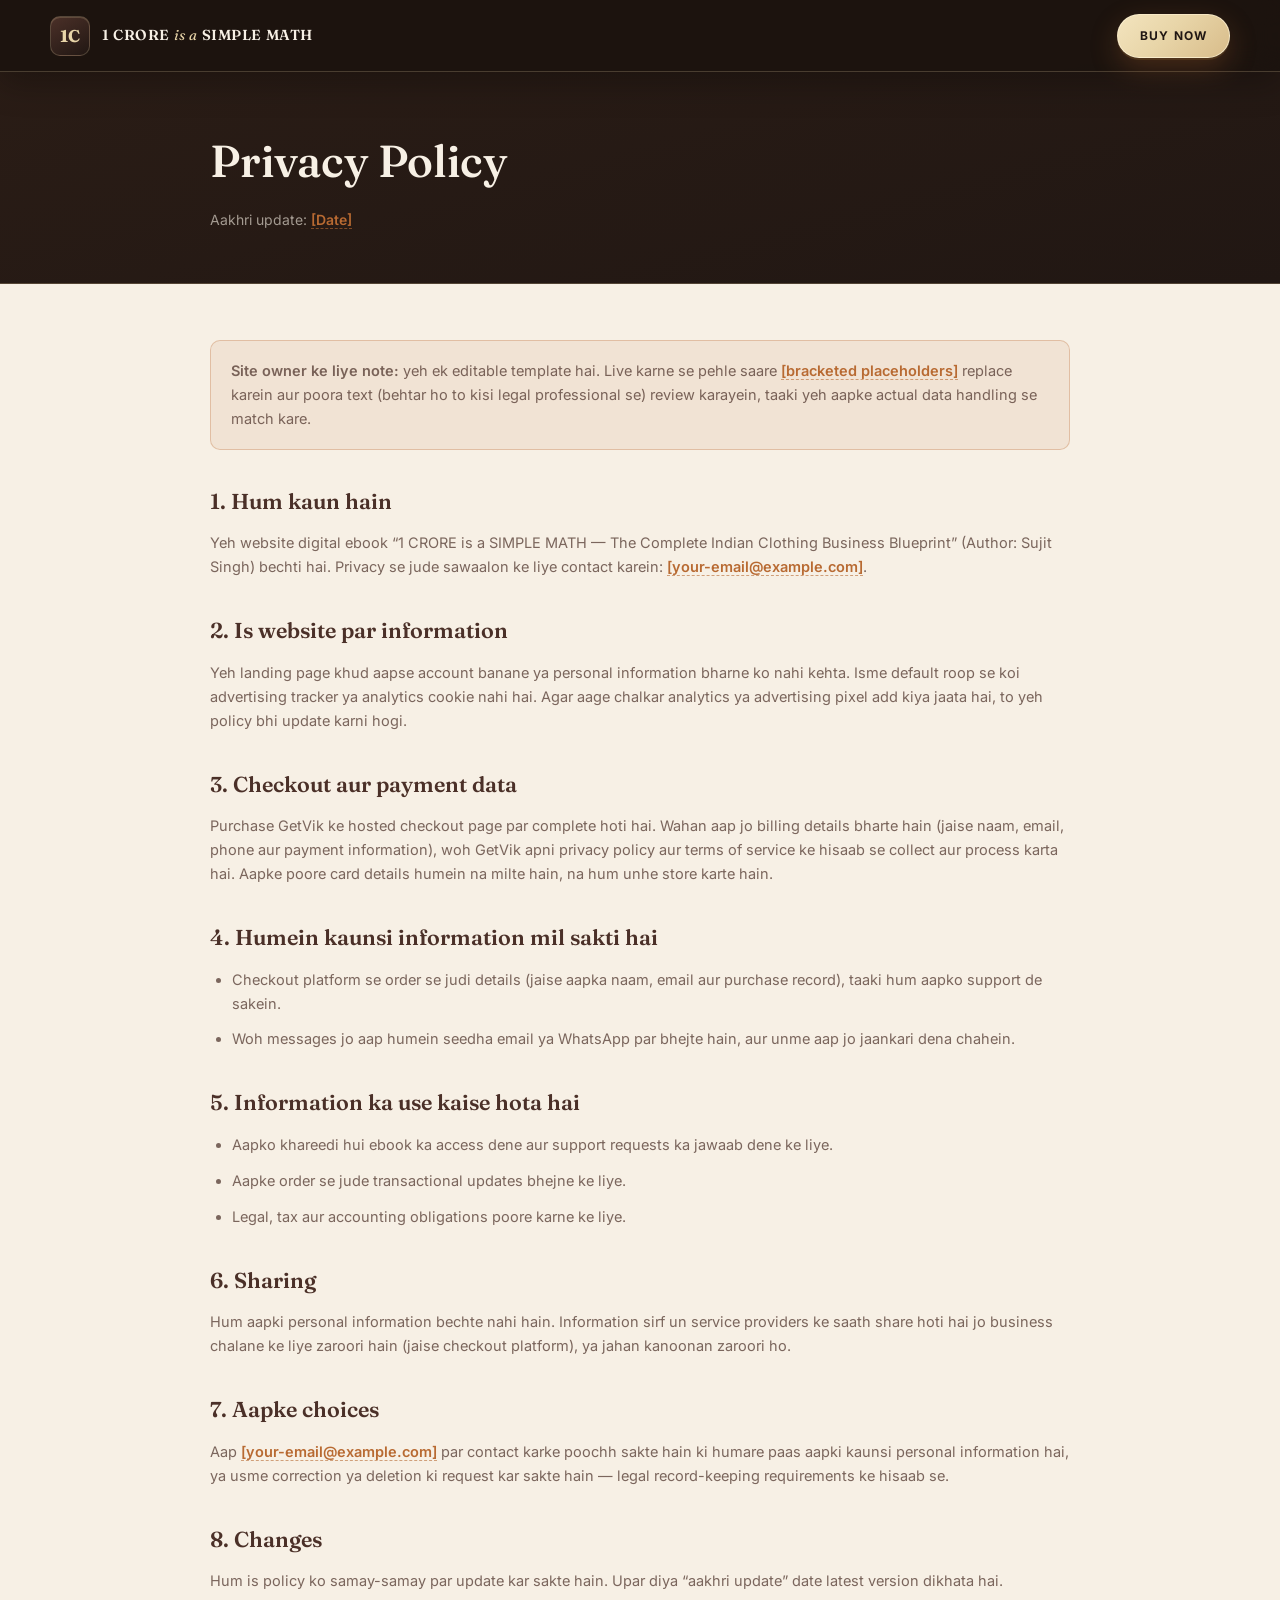
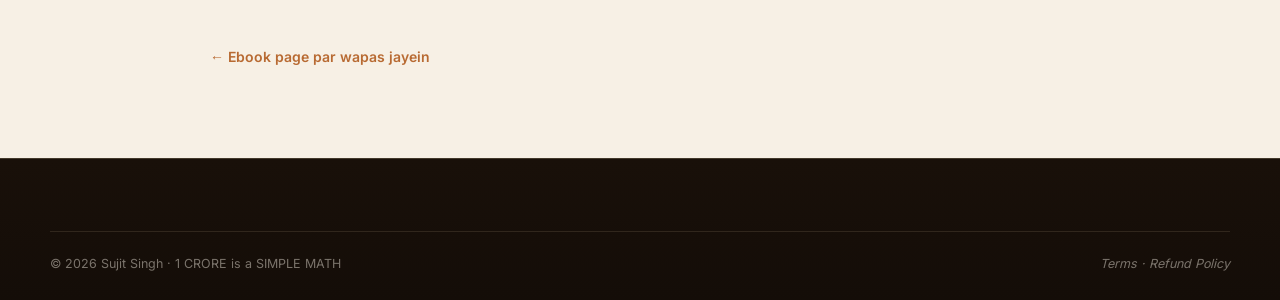
<file: privacy.html>
<!DOCTYPE html>
<html lang="hi-Latn">
<head>
  <meta charset="UTF-8">
  <meta name="viewport" content="width=device-width, initial-scale=1.0">
  <title>Privacy Policy — 1 CRORE is a SIMPLE MATH</title>
  <meta name="description" content="1 CRORE is a SIMPLE MATH ebook website ki privacy policy.">
  <meta name="robots" content="noindex, follow">
  <meta name="theme-color" content="#211713">
  <script>document.documentElement.classList.add("js");</script>
  <link rel="icon" type="image/svg+xml" href="assets/favicon.svg">
  <link rel="stylesheet" href="css/style.css">
</head>
<body>
  <header class="site-header scrolled">
    <div class="container nav-inner">
      <a href="index.html" class="brand" aria-label="Home page par wapas jayein">
        <span class="brand-mark" aria-hidden="true">1C</span>
        <span class="brand-text">1 CRORE <em>is a</em> SIMPLE MATH</span>
      </a>
      <a class="btn btn-gold btn-nav" href="https://getvik.com/checkout?productId=6aeb3442b8b6e679919b977d&amp;productSlug=1-crore-clothing-business&amp;theme=light">BUY NOW</a>
    </div>
  </header>

  <main>
    <div class="legal-hero">
      <div class="container container-narrow">
        <h1>Privacy Policy</h1>
        <p>Aakhri update: <span class="placeholder">[Date]</span></p>
      </div>
    </div>
    <div class="legal-body">
      <div class="container container-narrow">
        <!-- ✏️ TEMPLATE: review and customise this policy for your business before publishing. -->
        <p class="legal-note"><strong>Site owner ke liye note:</strong> yeh ek editable template hai. Live karne se pehle saare <span class="placeholder">[bracketed placeholders]</span> replace karein aur poora text (behtar ho to kisi legal professional se) review karayein, taaki yeh aapke actual data handling se match kare.</p>

        <h2>1. Hum kaun hain</h2>
        <p>Yeh website digital ebook “1 CRORE is a SIMPLE MATH — The Complete Indian Clothing Business Blueprint” (Author: Sujit Singh) bechti hai. Privacy se jude sawaalon ke liye contact karein: <span class="placeholder">[your-email@example.com]</span>.</p>

        <h2>2. Is website par information</h2>
        <p>Yeh landing page khud aapse account banane ya personal information bharne ko nahi kehta. Isme default roop se koi advertising tracker ya analytics cookie nahi hai. Agar aage chalkar analytics ya advertising pixel add kiya jaata hai, to yeh policy bhi update karni hogi.</p>

        <h2>3. Checkout aur payment data</h2>
        <p>Purchase GetVik ke hosted checkout page par complete hoti hai. Wahan aap jo billing details bharte hain (jaise naam, email, phone aur payment information), woh GetVik apni <a href="https://getvik.com/privacy-policy" rel="noopener" target="_blank">privacy policy</a> aur <a href="https://getvik.com/terms-of-service" rel="noopener" target="_blank">terms of service</a> ke hisaab se collect aur process karta hai. Aapke poore card details humein na milte hain, na hum unhe store karte hain.</p>

        <h2>4. Humein kaunsi information mil sakti hai</h2>
        <ul>
          <li>Checkout platform se order se judi details (jaise aapka naam, email aur purchase record), taaki hum aapko support de sakein.</li>
          <li>Woh messages jo aap humein seedha email ya WhatsApp par bhejte hain, aur unme aap jo jaankari dena chahein.</li>
        </ul>

        <h2>5. Information ka use kaise hota hai</h2>
        <ul>
          <li>Aapko khareedi hui ebook ka access dene aur support requests ka jawaab dene ke liye.</li>
          <li>Aapke order se jude transactional updates bhejne ke liye.</li>
          <li>Legal, tax aur accounting obligations poore karne ke liye.</li>
        </ul>

        <h2>6. Sharing</h2>
        <p>Hum aapki personal information bechte nahi hain. Information sirf un service providers ke saath share hoti hai jo business chalane ke liye zaroori hain (jaise checkout platform), ya jahan kanoonan zaroori ho.</p>

        <h2>7. Aapke choices</h2>
        <p>Aap <span class="placeholder">[your-email@example.com]</span> par contact karke poochh sakte hain ki humare paas aapki kaunsi personal information hai, ya usme correction ya deletion ki request kar sakte hain — legal record-keeping requirements ke hisaab se.</p>

        <h2>8. Changes</h2>
        <p>Hum is policy ko samay-samay par update kar sakte hain. Upar diya “aakhri update” date latest version dikhata hai.</p>

        <a class="legal-back" href="index.html">← Ebook page par wapas jayein</a>
      </div>
    </div>
  </main>

  <footer class="site-footer">
    <div class="container footer-bottom">
      <p>© <span id="year">2026</span> Sujit Singh · 1 CRORE is a SIMPLE MATH</p>
      <p class="footer-edition"><a href="terms.html">Terms</a> · <a href="refund.html">Refund Policy</a></p>
    </div>
  </footer>
  <script>document.getElementById("year").textContent = new Date().getFullYear();</script>
</body>
</html>
</file>
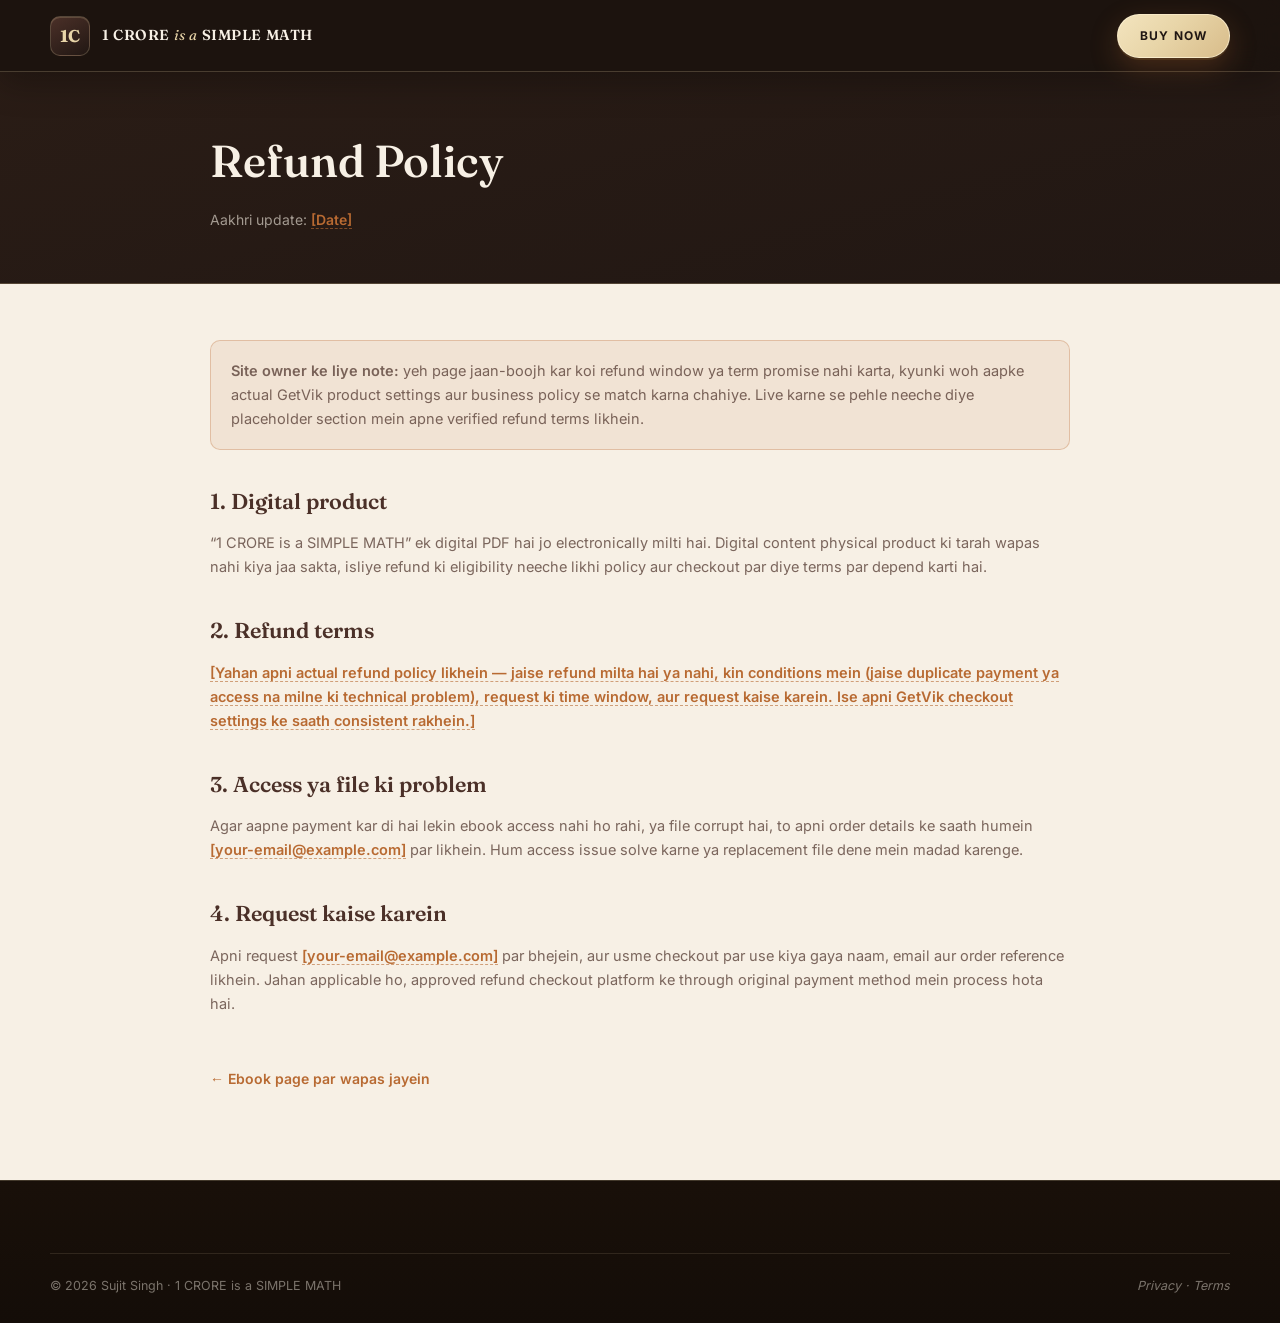
<file: refund.html>
<!DOCTYPE html>
<html lang="hi-Latn">
<head>
  <meta charset="UTF-8">
  <meta name="viewport" content="width=device-width, initial-scale=1.0">
  <title>Refund Policy — 1 CRORE is a SIMPLE MATH</title>
  <meta name="description" content="1 CRORE is a SIMPLE MATH digital ebook ki refund policy.">
  <meta name="robots" content="noindex, follow">
  <meta name="theme-color" content="#211713">
  <script>document.documentElement.classList.add("js");</script>
  <link rel="icon" type="image/svg+xml" href="assets/favicon.svg">
  <link rel="stylesheet" href="css/style.css">
</head>
<body>
  <header class="site-header scrolled">
    <div class="container nav-inner">
      <a href="index.html" class="brand" aria-label="Home page par wapas jayein">
        <span class="brand-mark" aria-hidden="true">1C</span>
        <span class="brand-text">1 CRORE <em>is a</em> SIMPLE MATH</span>
      </a>
      <a class="btn btn-gold btn-nav" href="https://getvik.com/checkout?productId=6aeb3442b8b6e679919b977d&amp;productSlug=1-crore-clothing-business&amp;theme=light">BUY NOW</a>
    </div>
  </header>

  <main>
    <div class="legal-hero">
      <div class="container container-narrow">
        <h1>Refund Policy</h1>
        <p>Aakhri update: <span class="placeholder">[Date]</span></p>
      </div>
    </div>
    <div class="legal-body">
      <div class="container container-narrow">
        <!-- ✏️ TEMPLATE: set your actual refund terms here. Do not publish promises you cannot honour. -->
        <p class="legal-note"><strong>Site owner ke liye note:</strong> yeh page jaan-boojh kar koi refund window ya term promise nahi karta, kyunki woh aapke actual GetVik product settings aur business policy se match karna chahiye. Live karne se pehle neeche diye placeholder section mein apne verified refund terms likhein.</p>

        <h2>1. Digital product</h2>
        <p>“1 CRORE is a SIMPLE MATH” ek digital PDF hai jo electronically milti hai. Digital content physical product ki tarah wapas nahi kiya jaa sakta, isliye refund ki eligibility neeche likhi policy aur checkout par diye terms par depend karti hai.</p>

        <h2>2. Refund terms</h2>
        <p><span class="placeholder">[Yahan apni actual refund policy likhein — jaise refund milta hai ya nahi, kin conditions mein (jaise duplicate payment ya access na milne ki technical problem), request ki time window, aur request kaise karein. Ise apni GetVik checkout settings ke saath consistent rakhein.]</span></p>

        <h2>3. Access ya file ki problem</h2>
        <p>Agar aapne payment kar di hai lekin ebook access nahi ho rahi, ya file corrupt hai, to apni order details ke saath humein <span class="placeholder">[your-email@example.com]</span> par likhein. Hum access issue solve karne ya replacement file dene mein madad karenge.</p>

        <h2>4. Request kaise karein</h2>
        <p>Apni request <span class="placeholder">[your-email@example.com]</span> par bhejein, aur usme checkout par use kiya gaya naam, email aur order reference likhein. Jahan applicable ho, approved refund checkout platform ke through original payment method mein process hota hai.</p>

        <a class="legal-back" href="index.html">← Ebook page par wapas jayein</a>
      </div>
    </div>
  </main>

  <footer class="site-footer">
    <div class="container footer-bottom">
      <p>© <span id="year">2026</span> Sujit Singh · 1 CRORE is a SIMPLE MATH</p>
      <p class="footer-edition"><a href="privacy.html">Privacy</a> · <a href="terms.html">Terms</a></p>
    </div>
  </footer>
  <script>document.getElementById("year").textContent = new Date().getFullYear();</script>
</body>
</html>
</file>
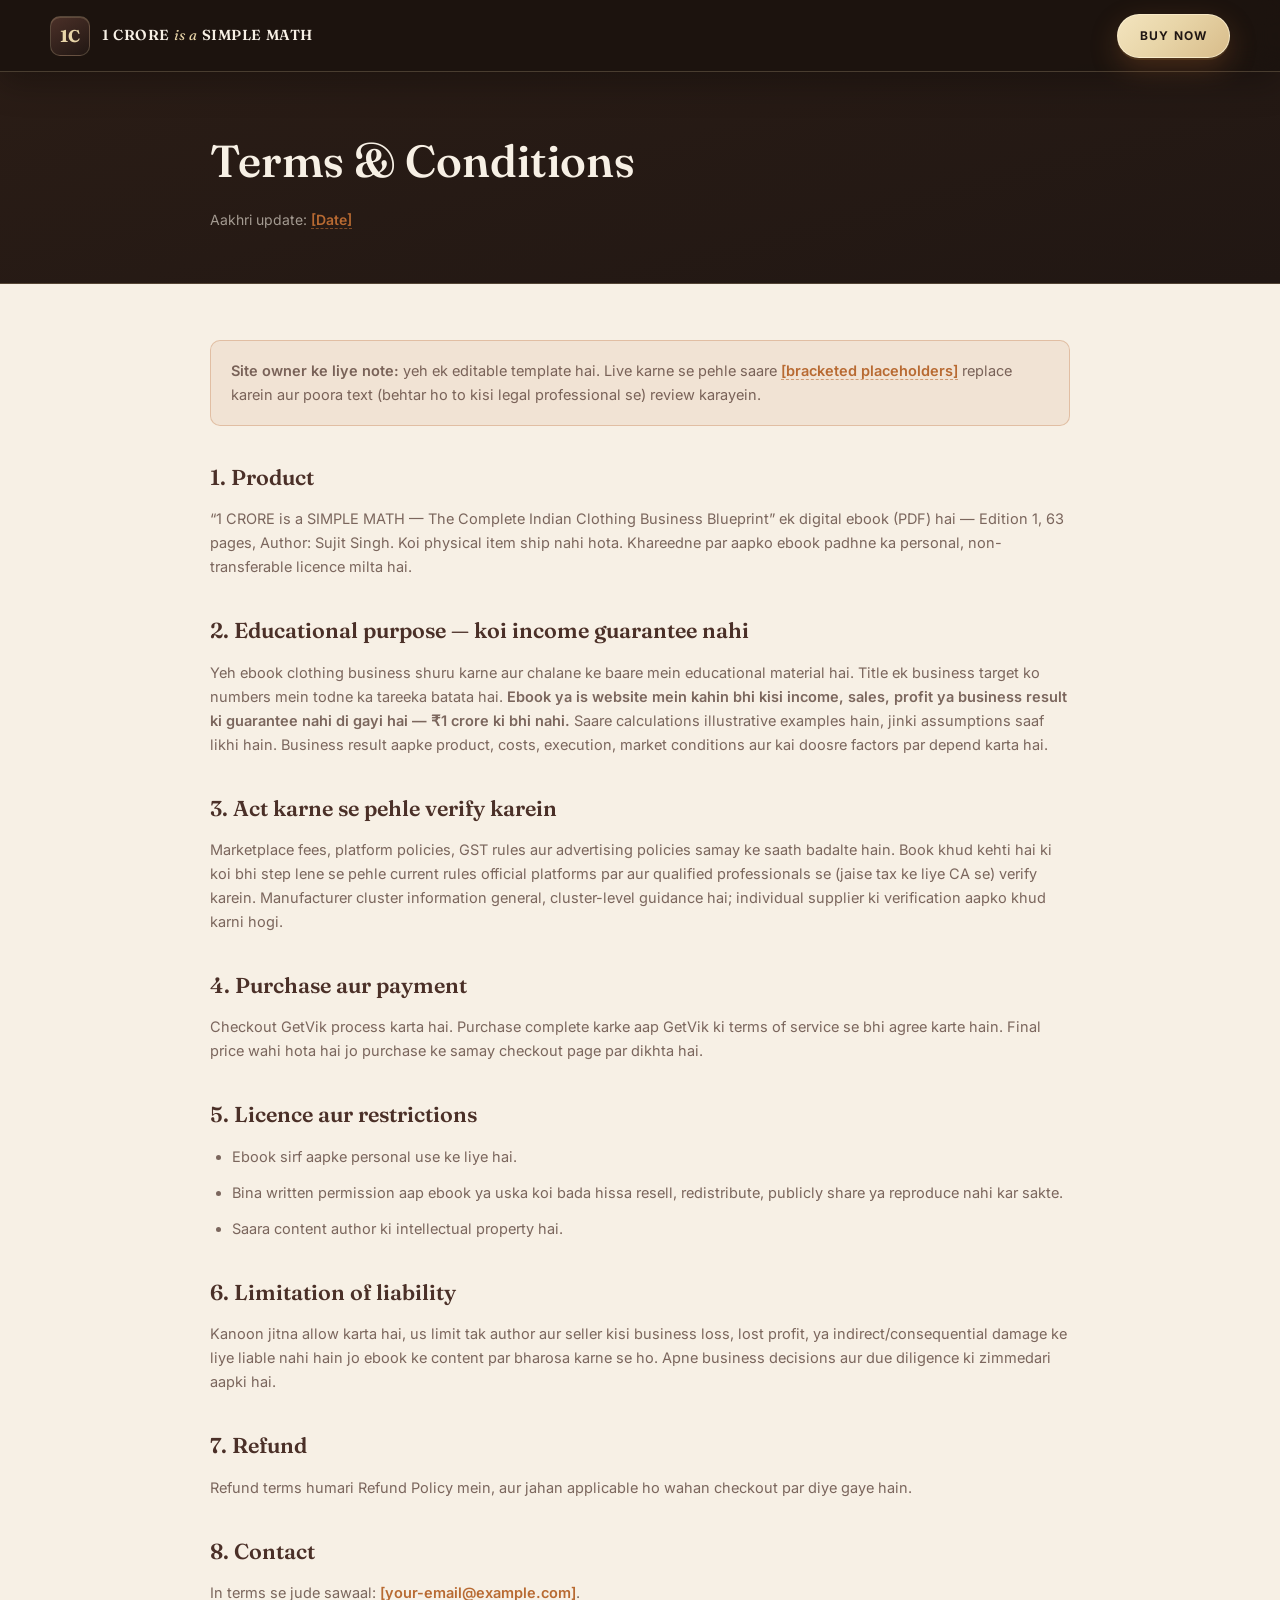
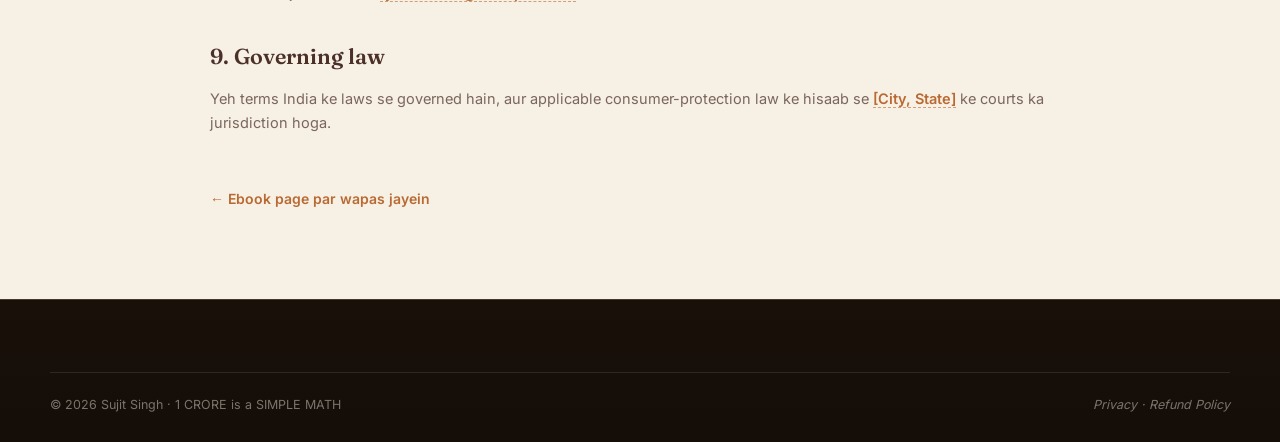
<file: terms.html>
<!DOCTYPE html>
<html lang="hi-Latn">
<head>
  <meta charset="UTF-8">
  <meta name="viewport" content="width=device-width, initial-scale=1.0">
  <title>Terms &amp; Conditions — 1 CRORE is a SIMPLE MATH</title>
  <meta name="description" content="1 CRORE is a SIMPLE MATH digital ebook ke terms and conditions.">
  <meta name="robots" content="noindex, follow">
  <meta name="theme-color" content="#211713">
  <script>document.documentElement.classList.add("js");</script>
  <link rel="icon" type="image/svg+xml" href="assets/favicon.svg">
  <link rel="stylesheet" href="css/style.css">
</head>
<body>
  <header class="site-header scrolled">
    <div class="container nav-inner">
      <a href="index.html" class="brand" aria-label="Home page par wapas jayein">
        <span class="brand-mark" aria-hidden="true">1C</span>
        <span class="brand-text">1 CRORE <em>is a</em> SIMPLE MATH</span>
      </a>
      <a class="btn btn-gold btn-nav" href="https://getvik.com/checkout?productId=6aeb3442b8b6e679919b977d&amp;productSlug=1-crore-clothing-business&amp;theme=light">BUY NOW</a>
    </div>
  </header>

  <main>
    <div class="legal-hero">
      <div class="container container-narrow">
        <h1>Terms &amp; Conditions</h1>
        <p>Aakhri update: <span class="placeholder">[Date]</span></p>
      </div>
    </div>
    <div class="legal-body">
      <div class="container container-narrow">
        <!-- ✏️ TEMPLATE: review and customise these terms for your business before publishing. -->
        <p class="legal-note"><strong>Site owner ke liye note:</strong> yeh ek editable template hai. Live karne se pehle saare <span class="placeholder">[bracketed placeholders]</span> replace karein aur poora text (behtar ho to kisi legal professional se) review karayein.</p>

        <h2>1. Product</h2>
        <p>“1 CRORE is a SIMPLE MATH — The Complete Indian Clothing Business Blueprint” ek digital ebook (PDF) hai — Edition 1, 63 pages, Author: Sujit Singh. Koi physical item ship nahi hota. Khareedne par aapko ebook padhne ka personal, non-transferable licence milta hai.</p>

        <h2>2. Educational purpose — koi income guarantee nahi</h2>
        <p>Yeh ebook clothing business shuru karne aur chalane ke baare mein educational material hai. Title ek business target ko numbers mein todne ka tareeka batata hai. <strong>Ebook ya is website mein kahin bhi kisi income, sales, profit ya business result ki guarantee nahi di gayi hai — ₹1 crore ki bhi nahi.</strong> Saare calculations illustrative examples hain, jinki assumptions saaf likhi hain. Business result aapke product, costs, execution, market conditions aur kai doosre factors par depend karta hai.</p>

        <h2>3. Act karne se pehle verify karein</h2>
        <p>Marketplace fees, platform policies, GST rules aur advertising policies samay ke saath badalte hain. Book khud kehti hai ki koi bhi step lene se pehle current rules official platforms par aur qualified professionals se (jaise tax ke liye CA se) verify karein. Manufacturer cluster information general, cluster-level guidance hai; individual supplier ki verification aapko khud karni hogi.</p>

        <h2>4. Purchase aur payment</h2>
        <p>Checkout GetVik process karta hai. Purchase complete karke aap GetVik ki <a href="https://getvik.com/terms-of-service" rel="noopener" target="_blank">terms of service</a> se bhi agree karte hain. Final price wahi hota hai jo purchase ke samay checkout page par dikhta hai.</p>

        <h2>5. Licence aur restrictions</h2>
        <ul>
          <li>Ebook sirf aapke personal use ke liye hai.</li>
          <li>Bina written permission aap ebook ya uska koi bada hissa resell, redistribute, publicly share ya reproduce nahi kar sakte.</li>
          <li>Saara content author ki intellectual property hai.</li>
        </ul>

        <h2>6. Limitation of liability</h2>
        <p>Kanoon jitna allow karta hai, us limit tak author aur seller kisi business loss, lost profit, ya indirect/consequential damage ke liye liable nahi hain jo ebook ke content par bharosa karne se ho. Apne business decisions aur due diligence ki zimmedari aapki hai.</p>

        <h2>7. Refund</h2>
        <p>Refund terms humari <a href="refund.html">Refund Policy</a> mein, aur jahan applicable ho wahan checkout par diye gaye hain.</p>

        <h2>8. Contact</h2>
        <p>In terms se jude sawaal: <span class="placeholder">[your-email@example.com]</span>.</p>

        <h2>9. Governing law</h2>
        <p>Yeh terms India ke laws se governed hain, aur applicable consumer-protection law ke hisaab se <span class="placeholder">[City, State]</span> ke courts ka jurisdiction hoga.</p>

        <a class="legal-back" href="index.html">← Ebook page par wapas jayein</a>
      </div>
    </div>
  </main>

  <footer class="site-footer">
    <div class="container footer-bottom">
      <p>© <span id="year">2026</span> Sujit Singh · 1 CRORE is a SIMPLE MATH</p>
      <p class="footer-edition"><a href="privacy.html">Privacy</a> · <a href="refund.html">Refund Policy</a></p>
    </div>
  </footer>
  <script>document.getElementById("year").textContent = new Date().getFullYear();</script>
</body>
</html>
</file>
<file: css/style.css>
/* ==========================================================================
   1 CRORE is a SIMPLE MATH — Premium Landing Page
   Palette: Mocha #4B3028 · Champagne Gold #E8D5A8 · Burnt Amber #B86A32
            Deep Espresso #211713 · Warm Cream #F7F0E5
   ========================================================================== */

/* ---------- Fonts (self-hosted, variable) ---------- */
@font-face {
  font-family: "Fraunces";
  src: url("../assets/fonts/fraunces-normal.woff2") format("woff2");
  font-weight: 300 700;
  font-style: normal;
  font-display: swap;
}
@font-face {
  font-family: "Fraunces";
  src: url("../assets/fonts/fraunces-italic.woff2") format("woff2");
  font-weight: 300 700;
  font-style: italic;
  font-display: swap;
}
@font-face {
  font-family: "Inter";
  src: url("../assets/fonts/inter-normal.woff2") format("woff2");
  font-weight: 400 700;
  font-style: normal;
  font-display: swap;
}

/* ---------- Design tokens ---------- */
:root {
  --mocha: #4B3028;
  --gold: #E8D5A8;
  --amber: #B86A32;
  --espresso: #211713;
  --cream: #F7F0E5;

  --espresso-2: #2A1D17;
  --espresso-3: #191009;
  --cream-2: #F1E7D6;
  --paper: #FDFAF3;
  --ink: #2B1B14;

  --gold-soft: rgba(232, 213, 168, 0.14);
  --gold-line: rgba(232, 213, 168, 0.22);
  --mocha-line: rgba(75, 48, 40, 0.14);
  --mocha-60: rgba(75, 48, 40, 0.72);

  --font-serif: "Fraunces", Georgia, "Times New Roman", serif;
  --font-sans: "Inter", -apple-system, BlinkMacSystemFont, "Segoe UI", Roboto, sans-serif;

  --radius: 16px;
  --radius-sm: 10px;
  --shadow-card: 0 2px 6px rgba(33, 23, 19, 0.05), 0 14px 34px rgba(33, 23, 19, 0.07);
  --shadow-lift: 0 6px 16px rgba(33, 23, 19, 0.10), 0 26px 54px rgba(33, 23, 19, 0.12);
  --ease-out: cubic-bezier(0.22, 0.8, 0.26, 0.99);

  --header-h: 72px;
  --book-t: 42px; /* hero book thickness */
}

/* ---------- Reset & base ---------- */
*, *::before, *::after { box-sizing: border-box; margin: 0; padding: 0; }

html {
  scroll-behavior: smooth;
  -webkit-text-size-adjust: 100%;
}

body {
  font-family: var(--font-sans);
  font-size: 16px;
  line-height: 1.65;
  color: var(--ink);
  background: var(--cream);
  overflow-x: hidden;
}

img { display: block; max-width: 100%; height: auto; }
a { color: inherit; text-decoration: none; }
ul, ol { list-style: none; }
button { font: inherit; color: inherit; background: none; border: 0; cursor: pointer; }
strong { font-weight: 600; }

::selection { background: var(--amber); color: var(--cream); }

:focus-visible {
  outline: 2px solid var(--amber);
  outline-offset: 3px;
  border-radius: 4px;
}

.visually-hidden {
  position: absolute; width: 1px; height: 1px;
  clip-path: inset(50%); overflow: hidden; white-space: nowrap;
}

.skip-link {
  position: fixed; top: -60px; left: 16px; z-index: 200;
  background: var(--espresso); color: var(--gold);
  padding: 10px 18px; border-radius: 8px; font-weight: 600;
  transition: top 0.25s var(--ease-out);
}
.skip-link:focus { top: 12px; }

.container {
  width: min(1180px, 100% - 44px);
  margin-inline: auto;
}
.container-narrow { width: min(860px, 100% - 44px); }

section { scroll-margin-top: calc(var(--header-h) + 16px); }

/* ---------- Typography helpers ---------- */
.eyebrow {
  display: inline-flex; align-items: center; gap: 12px;
  font-size: 11.5px; font-weight: 700;
  letter-spacing: 0.24em; text-transform: uppercase;
  color: var(--amber);
  margin-bottom: 18px;
}
.eyebrow::before {
  content: ""; width: 34px; height: 1.5px;
  background: linear-gradient(90deg, var(--amber), var(--gold));
}
.section-dark .eyebrow { color: var(--gold); }

.section-title {
  font-family: var(--font-serif);
  font-weight: 550;
  font-size: clamp(1.85rem, 4.4vw, 3rem);
  line-height: 1.14;
  letter-spacing: -0.01em;
  color: var(--mocha);
  margin-bottom: 20px;
}
.section-dark .section-title { color: var(--cream); }

.gold-italic {
  font-style: italic; font-weight: 480;
  color: var(--gold);
}
.amber-italic {
  font-style: italic; font-weight: 480;
  color: var(--amber);
}

.section-lede {
  font-size: clamp(1rem, 1.4vw, 1.125rem);
  color: var(--mocha-60);
  max-width: 720px;
  margin-bottom: 48px;
}
.section-dark .section-lede { color: rgba(247, 240, 229, 0.72); }

/* ---------- Buttons ---------- */
.btn {
  display: inline-flex; align-items: center; justify-content: center; gap: 10px;
  font-family: var(--font-sans);
  font-size: 13.5px; font-weight: 700;
  letter-spacing: 0.1em; text-transform: uppercase;
  padding: 14px 26px;
  border-radius: 999px;
  transition: transform 0.3s var(--ease-out), box-shadow 0.3s var(--ease-out),
              background-color 0.3s, border-color 0.3s, color 0.3s;
  will-change: transform;
}
.btn:active { transform: translateY(1px) scale(0.99); }

.btn-gold {
  background: linear-gradient(135deg, #F3E4BE 0%, var(--gold) 45%, #D8BC8A 100%);
  color: var(--espresso);
  border: 1px solid rgba(255, 244, 214, 0.7);
  box-shadow: 0 2px 0 rgba(122, 84, 40, 0.35), 0 10px 28px rgba(184, 106, 50, 0.28);
}
.btn-gold:hover {
  transform: translateY(-2px);
  box-shadow: 0 3px 0 rgba(122, 84, 40, 0.35), 0 16px 40px rgba(184, 106, 50, 0.42);
}
.btn-gold svg { transition: transform 0.3s var(--ease-out); }
.btn-gold:hover svg { transform: translateX(3px); }

.btn-ghost {
  background: transparent;
  color: var(--gold);
  border: 1px solid var(--gold-line);
}
.btn-ghost:hover {
  border-color: var(--gold);
  background: var(--gold-soft);
  transform: translateY(-2px);
}

.btn-lg { padding: 17px 32px; font-size: 14px; }
.btn-xl { padding: 20px 36px; font-size: 15.5px; }
.btn-block { width: 100%; }
.btn-nav { padding: 11px 22px; font-size: 12px; }

/* ---------- Header / navigation ---------- */
.site-header {
  position: fixed; inset: 0 0 auto 0; z-index: 100;
  height: var(--header-h);
  transition: background-color 0.35s, box-shadow 0.35s, border-color 0.35s;
  border-bottom: 1px solid transparent;
}
.site-header.scrolled,
.site-header.menu-open {
  background: rgba(28, 19, 15, 0.92);
  -webkit-backdrop-filter: blur(14px);
  backdrop-filter: blur(14px);
  border-bottom-color: var(--gold-line);
  box-shadow: 0 10px 34px rgba(0, 0, 0, 0.28);
}

.nav-inner {
  height: var(--header-h);
  display: flex; align-items: center; justify-content: space-between; gap: 20px;
}

.brand { display: inline-flex; align-items: center; gap: 12px; }
.brand-mark {
  display: grid; place-items: center;
  width: 40px; height: 40px; flex: none;
  font-family: var(--font-serif); font-weight: 700; font-size: 17px;
  color: var(--gold);
  background: linear-gradient(150deg, var(--mocha), var(--espresso));
  border: 1px solid var(--gold-line);
  border-radius: 10px;
  box-shadow: inset 0 1px 0 rgba(232, 213, 168, 0.18);
}
.brand-text {
  font-family: var(--font-serif);
  font-size: 14.5px; font-weight: 600; letter-spacing: 0.04em;
  color: var(--cream);
  white-space: nowrap;
}
.brand-text em { font-style: italic; font-weight: 400; color: var(--gold); }

.main-nav { display: flex; align-items: center; gap: 30px; }
.nav-list { display: flex; align-items: center; gap: 28px; }
.nav-link {
  position: relative;
  font-size: 13.5px; font-weight: 500; letter-spacing: 0.02em;
  color: rgba(247, 240, 229, 0.78);
  padding: 6px 0;
  transition: color 0.25s;
}
.nav-link::after {
  content: ""; position: absolute; left: 0; bottom: 0;
  width: 100%; height: 1.5px;
  background: linear-gradient(90deg, var(--amber), var(--gold));
  transform: scaleX(0); transform-origin: left;
  transition: transform 0.3s var(--ease-out);
}
.nav-link:hover, .nav-link.active { color: var(--gold); }
.nav-link:hover::after, .nav-link.active::after { transform: scaleX(1); }

.nav-toggle {
  display: none;
  flex-direction: column; justify-content: center; gap: 5px;
  width: 44px; height: 44px; padding: 10px;
  border: 1px solid var(--gold-line); border-radius: 10px;
}
.nav-toggle span {
  display: block; height: 1.8px; width: 100%;
  background: var(--gold); border-radius: 2px;
  transition: transform 0.3s var(--ease-out), opacity 0.2s;
}
.nav-toggle[aria-expanded="true"] span:nth-child(1) { transform: translateY(6.8px) rotate(45deg); }
.nav-toggle[aria-expanded="true"] span:nth-child(2) { opacity: 0; }
.nav-toggle[aria-expanded="true"] span:nth-child(3) { transform: translateY(-6.8px) rotate(-45deg); }

/* ---------- Hero ---------- */
.hero {
  position: relative;
  background:
    radial-gradient(1100px 520px at 85% -10%, rgba(184, 106, 50, 0.20), transparent 60%),
    radial-gradient(800px 500px at -10% 110%, rgba(75, 48, 40, 0.55), transparent 60%),
    linear-gradient(165deg, #2B1D16 0%, var(--espresso) 55%, var(--espresso-3) 100%);
  color: var(--cream);
  padding: calc(var(--header-h) + 56px) 0 88px;
  overflow: hidden;
}
.hero::before { /* fine grain */
  content: ""; position: absolute; inset: 0; pointer-events: none; opacity: 0.5;
  background-image: url("data:image/svg+xml,%3Csvg xmlns='http://www.w3.org/2000/svg' width='140' height='140'%3E%3Cfilter id='n'%3E%3CfeTurbulence type='fractalNoise' baseFrequency='0.9' numOctaves='2'/%3E%3CfeColorMatrix values='0 0 0 0 0.9 0 0 0 0 0.83 0 0 0 0 0.66 0 0 0 0.035 0'/%3E%3C/filter%3E%3Crect width='140' height='140' filter='url(%23n)'/%3E%3C/svg%3E");
}
.hero-glow {
  position: absolute; top: -180px; right: -120px;
  width: 620px; height: 620px; border-radius: 50%;
  background: radial-gradient(circle, rgba(232, 213, 168, 0.13), transparent 62%);
  pointer-events: none;
}
.hero-grid {
  position: relative;
  display: grid; grid-template-columns: 1fr; gap: 56px;
  align-items: center;
}

.badge {
  display: inline-block;
  font-size: 10.5px; font-weight: 700;
  letter-spacing: 0.22em; text-transform: uppercase;
  color: var(--gold);
  border: 1px solid var(--gold-line);
  background: linear-gradient(120deg, rgba(232, 213, 168, 0.10), rgba(184, 106, 50, 0.10));
  padding: 9px 16px; border-radius: 999px;
  margin-bottom: 26px;
}

.hero-title {
  font-family: var(--font-serif);
  font-weight: 560;
  font-size: clamp(2.35rem, 5.6vw, 4.1rem);
  line-height: 1.08;
  letter-spacing: -0.015em;
  margin-bottom: 24px;
}
.hero-title .gold-italic { display: block; margin-top: 6px; }

.hero-sub {
  font-size: clamp(1rem, 1.5vw, 1.15rem);
  line-height: 1.75;
  color: rgba(247, 240, 229, 0.76);
  max-width: 560px;
  margin-bottom: 36px;
}

.hero-ctas { display: flex; flex-wrap: wrap; gap: 16px; margin-bottom: 40px; }

.hero-facts {
  display: flex; flex-wrap: wrap; gap: 12px 0;
  font-size: 13px; color: rgba(247, 240, 229, 0.62);
}
.hero-facts li { display: flex; align-items: center; white-space: nowrap; }
.hero-facts li + li::before {
  content: ""; width: 3px; height: 3px; border-radius: 50%;
  background: var(--amber); margin: 0 14px;
}
.hero-facts strong { color: var(--gold); font-weight: 600; margin-right: 3px; }

.hero-rule {
  position: absolute; left: 0; right: 0; bottom: 0; height: 1px;
  background: linear-gradient(90deg, transparent, var(--gold-line) 30%, var(--amber) 50%, var(--gold-line) 70%, transparent);
}

/* ---------- 3D Book ---------- */
.hero-book { display: flex; justify-content: center; }

.book-scene {
  position: relative;
  perspective: 1600px;
  padding: 30px 34px 56px;
  animation: bookFloat 7s ease-in-out infinite;
}
.book-glow {
  position: absolute; inset: -8% -18%;
  background: radial-gradient(circle at 50% 42%, rgba(184, 106, 50, 0.34), rgba(232, 213, 168, 0.10) 45%, transparent 68%);
  filter: blur(10px);
  pointer-events: none;
}
.book {
  position: relative;
  width: min(320px, 72vw);
  aspect-ratio: 1000 / 1414;
  transform-style: preserve-3d;
  transform: rotateY(28deg) rotateX(2deg);
  transition: transform 0.9s var(--ease-out);
}
.book-scene:hover .book { transform: rotateY(17deg) rotateX(2deg); }
.book-small { width: min(260px, 62vw); --book-t: 36px; }

.book-face { position: absolute; }
.book-front {
  inset: 0;
  transform: translateZ(calc(var(--book-t) / 2));
  border-radius: 3px 8px 8px 3px;
  overflow: hidden;
  box-shadow: inset 0 0 0 1px rgba(232, 213, 168, 0.16);
}
.book-front img { width: 100%; height: 100%; object-fit: cover; }
.book-front::before { /* hinge crease near spine */
  content: ""; position: absolute; inset: 0; z-index: 1;
  background: linear-gradient(90deg, rgba(0, 0, 0, 0.5), rgba(0, 0, 0, 0.12) 5%, transparent 12%);
}
.book-sheen {
  position: absolute; inset: 0; z-index: 2;
  background: linear-gradient(108deg, transparent 32%, rgba(232, 213, 168, 0.16) 46%, rgba(255, 250, 235, 0.07) 52%, transparent 64%);
}
.book-back {
  inset: 0;
  transform: translateZ(calc(var(--book-t) / -2));
  background: linear-gradient(150deg, #171008, #0E0906);
  border-radius: 3px 8px 8px 3px;
  box-shadow: inset 0 0 0 1px rgba(232, 213, 168, 0.10);
}
.book-spine {
  top: 0; left: calc(var(--book-t) * -1);
  width: var(--book-t); height: 100%;
  transform-origin: right center;
  transform: translateZ(calc(var(--book-t) / 2)) rotateY(-90deg);
  background: linear-gradient(180deg, #3A251D, var(--espresso) 50%, #150E09);
  display: flex; align-items: center; justify-content: center;
  border-radius: 3px 0 0 3px;
}
.book-spine::before, .book-spine::after {
  content: ""; position: absolute; left: 18%; right: 18%; height: 1.5px;
  background: linear-gradient(90deg, transparent, var(--gold), transparent);
}
.book-spine::before { top: 12px; }
.book-spine::after { bottom: 12px; }
.book-spine span {
  writing-mode: vertical-rl;
  font-family: var(--font-serif);
  font-size: 10.5px; font-weight: 600; letter-spacing: 0.18em;
  color: var(--gold);
  max-height: 86%;
  overflow: hidden;
  white-space: nowrap;
}
.book-pages {
  top: 1.5%; right: calc(var(--book-t) * -1);
  width: var(--book-t); height: 97%;
  transform-origin: left center;
  transform: translateZ(calc(var(--book-t) / 2)) rotateY(90deg);
  background: repeating-linear-gradient(90deg, #F2E9D7 0 2px, #D9CCB2 2px 3px);
  border-radius: 0 2px 2px 0;
}
.book-shadow {
  position: absolute; left: 8%; right: 2%; bottom: 18px;
  height: 30px; border-radius: 50%;
  background: radial-gradient(ellipse at center, rgba(0, 0, 0, 0.55), transparent 68%);
  filter: blur(14px);
  transform: translateZ(-60px);
}

@keyframes bookFloat {
  0%, 100% { transform: translateY(0); }
  50% { transform: translateY(-13px); }
}

/* ---------- Sections base ---------- */
.section { position: relative; padding: clamp(72px, 9vw, 118px) 0; }

.section-cream { background: var(--cream); }
.section-cream-deep {
  background: linear-gradient(180deg, var(--cream-2), var(--cream) 70%);
}
.section-dark {
  background:
    radial-gradient(900px 460px at 110% 0%, rgba(184, 106, 50, 0.14), transparent 58%),
    linear-gradient(170deg, #2B1D16, var(--espresso) 60%, var(--espresso-3));
  color: var(--cream);
  overflow: hidden;
}

/* ---------- Section 2 · Opportunity ---------- */
.opp-grid {
  display: grid; grid-template-columns: 1fr; gap: 20px;
}
.opp-card {
  background: var(--paper);
  border: 1px solid var(--mocha-line);
  border-radius: var(--radius);
  padding: 30px 28px 26px;
  box-shadow: var(--shadow-card);
  transition: transform 0.4s var(--ease-out), box-shadow 0.4s var(--ease-out), border-color 0.4s;
  display: flex; flex-direction: column;
}
.opp-card:hover {
  transform: translateY(-5px);
  box-shadow: var(--shadow-lift);
  border-color: rgba(184, 106, 50, 0.4);
}
.opp-icon {
  width: 52px; height: 52px; margin-bottom: 20px;
  display: grid; place-items: center;
  color: var(--amber);
  background: linear-gradient(145deg, rgba(232, 213, 168, 0.4), rgba(184, 106, 50, 0.12));
  border: 1px solid rgba(184, 106, 50, 0.25);
  border-radius: 14px;
}
.opp-icon svg { width: 26px; height: 26px; }
.opp-card h3 {
  font-family: var(--font-serif);
  font-size: 1.28rem; font-weight: 600; color: var(--mocha);
  margin-bottom: 10px;
}
.opp-card p { font-size: 14.5px; color: var(--mocha-60); margin-bottom: 18px; }
.part-chip {
  margin-top: auto;
  align-self: flex-start;
  font-size: 11px; font-weight: 700; letter-spacing: 0.08em; text-transform: uppercase;
  color: var(--amber);
  background: rgba(184, 106, 50, 0.09);
  border: 1px solid rgba(184, 106, 50, 0.22);
  padding: 6px 12px; border-radius: 999px;
}

/* ---------- Section 3 · Chapters ---------- */
.level-group { margin-bottom: 44px; }
.level-head {
  display: flex; align-items: baseline; flex-wrap: wrap; gap: 14px;
  margin-bottom: 20px;
  padding-bottom: 14px;
  border-bottom: 1px solid var(--mocha-line);
}
.level-chip {
  font-family: var(--font-serif);
  font-size: 1.05rem; font-weight: 600; font-style: italic;
  color: var(--cream);
  background: linear-gradient(135deg, var(--mocha), #33201A);
  border: 1px solid rgba(184, 106, 50, 0.4);
  padding: 6px 18px; border-radius: 999px;
}
.level-range {
  font-size: 12.5px; font-weight: 600; letter-spacing: 0.1em; text-transform: uppercase;
  color: var(--mocha-60);
}
.chapter-grid {
  display: grid; grid-template-columns: 1fr; gap: 16px;
}
.chapter-card {
  position: relative;
  background: var(--paper);
  border: 1px solid var(--mocha-line);
  border-radius: var(--radius-sm);
  padding: 24px 22px 22px;
  overflow: hidden;
  transition: transform 0.35s var(--ease-out), box-shadow 0.35s var(--ease-out), border-color 0.35s;
}
.chapter-card::before {
  content: ""; position: absolute; top: 0; left: 0; right: 0; height: 2.5px;
  background: linear-gradient(90deg, var(--amber), var(--gold));
  transform: scaleX(0); transform-origin: left;
  transition: transform 0.45s var(--ease-out);
}
.chapter-card:hover {
  transform: translateY(-4px);
  box-shadow: var(--shadow-card);
  border-color: rgba(184, 106, 50, 0.38);
}
.chapter-card:hover::before { transform: scaleX(1); }
.chapter-num {
  display: block;
  font-family: var(--font-serif); font-style: italic; font-weight: 500;
  font-size: 1.7rem; line-height: 1;
  color: var(--amber);
  margin-bottom: 12px;
}
.chapter-card h3 {
  font-size: 15.5px; font-weight: 600; line-height: 1.4;
  color: var(--mocha);
  margin-bottom: 8px;
}
.chapter-card p { font-size: 13.5px; line-height: 1.6; color: var(--mocha-60); }

.appendix-banner {
  display: flex; gap: 24px; align-items: flex-start;
  background: linear-gradient(135deg, var(--mocha), #2E1C15);
  color: var(--cream);
  border: 1px solid rgba(184, 106, 50, 0.45);
  border-radius: var(--radius);
  padding: 32px 30px;
  box-shadow: var(--shadow-card);
}
.appendix-mark {
  flex: none;
  display: grid; place-items: center;
  width: 58px; height: 58px;
  font-family: var(--font-serif); font-size: 1.9rem; font-weight: 700; font-style: italic;
  color: var(--espresso);
  background: linear-gradient(135deg, #F3E4BE, var(--gold));
  border-radius: 14px;
  box-shadow: 0 8px 22px rgba(0, 0, 0, 0.3);
}
.appendix-banner h3 {
  font-family: var(--font-serif); font-size: 1.3rem; font-weight: 600;
  color: var(--gold); margin-bottom: 8px;
}
.appendix-banner p { font-size: 14.5px; color: rgba(247, 240, 229, 0.78); }
.appendix-banner strong { color: var(--gold); }

/* ---------- Section 4 · Different ---------- */
.diff-grid { display: grid; grid-template-columns: 1fr; gap: 52px; }

.tag-panel {
  background: rgba(247, 240, 229, 0.04);
  border: 1px solid var(--gold-line);
  border-radius: var(--radius);
  padding: 26px 24px;
}
.tag-panel-title {
  font-size: 11.5px; font-weight: 700; letter-spacing: 0.2em; text-transform: uppercase;
  color: var(--gold); margin-bottom: 18px;
}
.tag-row {
  display: flex; align-items: flex-start; gap: 14px;
  font-size: 13.5px; color: rgba(247, 240, 229, 0.72);
  padding: 9px 0;
}
.tag-row + .tag-row { border-top: 1px dashed rgba(232, 213, 168, 0.14); }
.tag {
  flex: none;
  font-size: 10px; font-weight: 700; letter-spacing: 0.12em;
  padding: 4px 10px; border-radius: 6px;
  min-width: 92px; text-align: center;
}
.tag-verified { background: rgba(232, 213, 168, 0.18); color: var(--gold); border: 1px solid rgba(232, 213, 168, 0.4); }
.tag-estimate { background: rgba(184, 106, 50, 0.2); color: #E9B98A; border: 1px solid rgba(184, 106, 50, 0.5); }
.tag-example { background: rgba(247, 240, 229, 0.1); color: var(--cream); border: 1px solid rgba(247, 240, 229, 0.3); }
.tag-assumption { background: rgba(75, 48, 40, 0.6); color: #D9A88C; border: 1px solid rgba(184, 106, 50, 0.45); }

.diff-list { display: grid; grid-template-columns: 1fr; gap: 6px; }
.diff-list li {
  display: flex; gap: 18px; align-items: flex-start;
  padding: 18px 16px;
  border-radius: var(--radius-sm);
  border: 1px solid transparent;
  transition: background-color 0.3s, border-color 0.3s, transform 0.3s var(--ease-out);
}
.diff-list li:hover {
  background: rgba(247, 240, 229, 0.045);
  border-color: var(--gold-line);
  transform: translateX(4px);
}
.diff-check {
  flex: none;
  display: grid; place-items: center;
  width: 30px; height: 30px; margin-top: 2px;
  font-size: 14px; font-weight: 700;
  color: var(--espresso);
  background: linear-gradient(135deg, #F3E4BE, var(--gold));
  border-radius: 50%;
  box-shadow: 0 4px 14px rgba(184, 106, 50, 0.35);
}
.diff-list h3 { font-size: 15.5px; font-weight: 600; color: var(--cream); margin-bottom: 4px; }
.diff-list p { font-size: 13.5px; color: rgba(247, 240, 229, 0.66); }

/* ---------- Section 5 · Inside ---------- */
.inside-grid { display: grid; grid-template-columns: 1fr; gap: 48px; align-items: start; }

.inside-cover {
  position: relative;
  border-radius: 6px 12px 12px 6px;
  overflow: hidden;
  box-shadow: var(--shadow-lift);
  border: 1px solid var(--mocha-line);
  max-width: 300px;
  margin-inline: auto;
}
.inside-cover::after {
  content: ""; position: absolute; inset: 0;
  background: linear-gradient(105deg, transparent 40%, rgba(232, 213, 168, 0.12) 50%, transparent 62%);
}
.inside-facts { margin-top: 28px; max-width: 340px; margin-inline: auto; }
.inside-facts > div {
  display: flex; justify-content: space-between; gap: 16px;
  padding: 11px 2px;
  border-bottom: 1px solid var(--mocha-line);
  font-size: 13.5px;
}
.inside-facts dt { font-weight: 600; color: var(--mocha); letter-spacing: 0.02em; }
.inside-facts dd { color: var(--mocha-60); text-align: right; }

.carousel { max-width: 500px; margin-inline: auto; }
.carousel-viewport {
  position: relative;
  aspect-ratio: 880 / 1245;
  border-radius: var(--radius-sm);
  overflow: hidden;
  background: var(--paper);
  border: 1px solid var(--mocha-line);
  box-shadow: var(--shadow-lift);
}
.carousel-slide {
  position: absolute; inset: 0;
  opacity: 0; visibility: hidden;
  transition: opacity 0.55s var(--ease-out), visibility 0.55s;
}
.carousel-slide.is-active { opacity: 1; visibility: visible; }
.carousel-slide img { width: 100%; height: 100%; object-fit: cover; object-position: top; }

.carousel-controls {
  display: flex; align-items: center; justify-content: center; gap: 22px;
  margin-top: 22px;
}
.carousel-btn {
  display: grid; place-items: center;
  width: 44px; height: 44px;
  color: var(--mocha);
  background: var(--paper);
  border: 1px solid var(--mocha-line);
  border-radius: 50%;
  transition: background-color 0.3s, color 0.3s, border-color 0.3s, transform 0.3s var(--ease-out);
}
.carousel-btn:hover {
  background: var(--mocha); color: var(--gold);
  border-color: var(--mocha);
  transform: translateY(-2px);
}
.carousel-dots { display: flex; gap: 9px; }
.carousel-dot {
  width: 9px; height: 9px; border-radius: 50%;
  background: rgba(75, 48, 40, 0.25);
  transition: background-color 0.3s, transform 0.3s;
  padding: 0;
}
.carousel-dot:hover { background: rgba(184, 106, 50, 0.6); }
.carousel-dot[aria-selected="true"] {
  background: var(--amber);
  transform: scale(1.35);
}
.carousel-caption {
  margin-top: 16px; text-align: center;
  font-size: 13.5px; font-weight: 500; color: var(--mocha);
}
.carousel-caption span { color: var(--mocha-60); font-weight: 400; }

/* ---------- Section 6 · Who ---------- */
.who-grid { display: grid; grid-template-columns: 1fr; gap: 20px; }
.who-card {
  position: relative;
  background: var(--paper);
  border: 1px solid var(--mocha-line);
  border-radius: var(--radius);
  padding: 34px 28px 28px;
  box-shadow: var(--shadow-card);
  overflow: hidden;
  display: flex; flex-direction: column;
  transition: transform 0.4s var(--ease-out), box-shadow 0.4s var(--ease-out), border-color 0.4s;
}
.who-card:hover {
  transform: translateY(-5px);
  box-shadow: var(--shadow-lift);
  border-color: rgba(184, 106, 50, 0.4);
}
.who-num {
  position: absolute; top: 10px; right: 18px;
  font-family: var(--font-serif); font-style: italic; font-weight: 500;
  font-size: 4.2rem; line-height: 1;
  color: rgba(184, 106, 50, 0.14);
  pointer-events: none;
}
.who-card h3 {
  font-family: var(--font-serif);
  font-size: 1.32rem; font-weight: 600; color: var(--mocha);
  margin-bottom: 12px; max-width: 85%;
}
.who-card p { font-size: 14.5px; color: var(--mocha-60); margin-bottom: 20px; }

/* ---------- Section 7 · Math ---------- */
.math-glow { top: auto; bottom: -220px; right: auto; left: -160px; }

.math-stats {
  display: grid; grid-template-columns: 1fr; gap: 16px;
  margin-bottom: 44px;
}
.math-stat {
  text-align: center;
  background: rgba(247, 240, 229, 0.04);
  border: 1px solid var(--gold-line);
  border-radius: var(--radius);
  padding: 28px 20px 24px;
}
.math-stat-num {
  display: block;
  font-family: var(--font-serif); font-weight: 600;
  font-size: clamp(2.1rem, 4vw, 2.9rem); line-height: 1.1;
  background: linear-gradient(120deg, #F3E4BE, var(--gold) 55%, #CFA870);
  -webkit-background-clip: text; background-clip: text;
  -webkit-text-fill-color: transparent; color: var(--gold);
  margin-bottom: 10px;
}
.math-stat-label { font-size: 13.5px; color: rgba(247, 240, 229, 0.75); line-height: 1.5; }
.math-stat-label em { font-style: normal; font-size: 12px; color: rgba(247, 240, 229, 0.5); }

.math-grid { display: grid; grid-template-columns: 1fr; gap: 24px; margin-bottom: 36px; }

.pnl-card {
  background: rgba(247, 240, 229, 0.04);
  border: 1px solid var(--gold-line);
  border-radius: var(--radius);
  padding: 30px 28px;
}
.pnl-title {
  display: flex; align-items: center; justify-content: space-between; gap: 12px; flex-wrap: wrap;
  font-family: var(--font-serif); font-size: 1.2rem; font-weight: 600;
  color: var(--cream); margin-bottom: 18px;
}
.pnl-row {
  display: flex; justify-content: space-between; align-items: baseline; gap: 18px;
  padding: 11px 2px;
  font-size: 14px; color: rgba(247, 240, 229, 0.8);
  border-bottom: 1px dashed rgba(232, 213, 168, 0.14);
}
.pnl-row strong { font-variant-numeric: tabular-nums; white-space: nowrap; }
.pnl-minus strong { color: #D9A88C; }
.pnl-sub {
  background: rgba(232, 213, 168, 0.08);
  border-bottom-style: solid;
  padding-inline: 12px; margin-inline: -12px;
  border-radius: 6px;
  color: var(--gold); font-weight: 600;
}
.pnl-total {
  margin-top: 14px;
  background: linear-gradient(120deg, #F3E4BE, var(--gold) 60%, #D8BC8A);
  color: var(--espresso);
  border: 0; border-radius: 10px;
  padding: 15px 16px;
  font-weight: 700; font-size: 15px;
}
.pnl-total strong { font-size: 1.25rem; font-family: var(--font-serif); }
.pnl-note { margin-top: 16px; font-size: 12.5px; line-height: 1.6; color: rgba(247, 240, 229, 0.5); }

.math-side { display: grid; gap: 16px; align-content: start; }
.goal-card {
  background: rgba(247, 240, 229, 0.04);
  border: 1px solid var(--gold-line);
  border-left: 3px solid var(--amber);
  border-radius: var(--radius-sm);
  padding: 20px 22px;
}
.goal-card h3 { font-family: var(--font-serif); font-size: 1.12rem; font-weight: 600; color: var(--cream); }
.goal-card h3 em { color: var(--gold); }
.goal-card > p { font-size: 13px; color: rgba(247, 240, 229, 0.6); margin-top: 3px; }
.goal-formula {
  margin-top: 10px;
  font-size: 13.5px; color: rgba(247, 240, 229, 0.82);
  font-variant-numeric: tabular-nums;
}
.goal-formula strong { color: var(--gold); }

.margin-card {
  background: rgba(247, 240, 229, 0.04);
  border: 1px solid var(--gold-line);
  border-radius: var(--radius-sm);
  padding: 22px;
}
.margin-title {
  display: flex; align-items: center; justify-content: space-between; gap: 10px;
  font-size: 13px; font-weight: 700; letter-spacing: 0.08em; text-transform: uppercase;
  color: var(--gold); margin-bottom: 16px;
}
.margin-row {
  display: grid; grid-template-columns: minmax(120px, 150px) 1fr auto;
  align-items: center; gap: 12px;
  font-size: 12.5px; color: rgba(247, 240, 229, 0.72);
  padding: 7px 0;
}
.margin-row strong { color: var(--cream); font-variant-numeric: tabular-nums; }
.margin-bar {
  height: 8px; border-radius: 99px;
  background: rgba(247, 240, 229, 0.08);
  overflow: hidden;
}
.margin-bar i {
  display: block; height: 100%; width: var(--w, 50%);
  background: linear-gradient(90deg, var(--amber), var(--gold));
  border-radius: 99px;
}
.margin-note { margin-top: 12px; font-size: 12px; color: rgba(247, 240, 229, 0.5); }

.disclaimer {
  display: flex; gap: 18px; align-items: flex-start;
  background: rgba(184, 106, 50, 0.12);
  border: 1px solid rgba(184, 106, 50, 0.5);
  border-radius: var(--radius);
  padding: 24px 26px;
  margin-bottom: 40px;
}
.disclaimer svg { flex: none; color: var(--gold); margin-top: 3px; }
.disclaimer p { font-size: 14px; line-height: 1.7; color: rgba(247, 240, 229, 0.82); }
.disclaimer strong { color: var(--gold); }

.math-cta { text-align: center; }

/* ---------- Section 8 · Purchase ---------- */
.section-purchase {
  background:
    radial-gradient(1000px 500px at 15% 0%, rgba(184, 106, 50, 0.18), transparent 55%),
    linear-gradient(160deg, #33211A 0%, var(--espresso) 55%, var(--espresso-3) 100%);
  color: var(--cream);
  overflow: hidden;
}
.purchase-grid {
  display: grid; grid-template-columns: 1fr; gap: 52px;
  align-items: center;
}
.purchase-book { display: flex; justify-content: center; }

.purchase-panel {
  background: linear-gradient(180deg, #FBF6EC, #F3EADA);
  color: var(--ink);
  border: 1px solid rgba(232, 213, 168, 0.65);
  border-radius: 20px;
  padding: clamp(28px, 4.5vw, 46px);
  box-shadow: 0 30px 90px rgba(0, 0, 0, 0.5), inset 0 1px 0 rgba(255, 255, 255, 0.7);
}
.purchase-panel .eyebrow { margin-bottom: 12px; }
.purchase-title {
  font-family: var(--font-serif); font-weight: 650;
  font-size: clamp(1.7rem, 3.4vw, 2.4rem); line-height: 1.12;
  color: var(--mocha);
}
.purchase-subtitle {
  font-family: var(--font-serif); font-style: italic;
  font-size: clamp(1rem, 1.8vw, 1.2rem);
  color: var(--amber);
  margin-top: 6px;
}
.purchase-author { margin-top: 10px; font-size: 14px; color: var(--mocha-60); }
.purchase-author strong { color: var(--mocha); }
.purchase-desc { margin-top: 16px; font-size: 14.5px; color: var(--mocha-60); }

.purchase-includes { margin: 22px 0 26px; display: grid; gap: 9px; }
.purchase-includes li {
  position: relative;
  padding-left: 28px;
  font-size: 14px; font-weight: 500; color: var(--mocha);
}
.purchase-includes li::before {
  content: "✓"; position: absolute; left: 0; top: 0;
  display: grid; place-items: center;
  width: 19px; height: 19px; margin-top: 2px;
  font-size: 11px; font-weight: 700;
  color: var(--cream);
  background: linear-gradient(135deg, var(--amber), #8F4F22);
  border-radius: 50%;
}

.price-row {
  display: flex; align-items: center; gap: 20px;
  padding: 20px 0;
  border-top: 1px solid var(--mocha-line);
  margin-bottom: 20px;
}
.price {
  font-family: var(--font-serif); font-weight: 650;
  font-size: clamp(2.6rem, 5vw, 3.4rem); line-height: 1;
  color: var(--mocha);
}
.price-meta { font-size: 12.5px; line-height: 1.55; color: var(--mocha-60); }

.purchase-trust { margin-top: 20px; display: grid; gap: 9px; }
.purchase-trust li {
  display: flex; align-items: center; gap: 10px;
  font-size: 12.5px; color: var(--mocha-60);
}
.purchase-trust svg { flex: none; color: var(--amber); }

/* ---------- Section 9 · FAQ ---------- */
.faq-list { border-top: 1px solid var(--mocha-line); }
.faq-item { border-bottom: 1px solid var(--mocha-line); }
.faq-q {
  width: 100%;
  display: flex; align-items: center; justify-content: space-between; gap: 20px;
  text-align: left;
  padding: 22px 4px;
  font-size: clamp(1rem, 1.6vw, 1.1rem); font-weight: 600;
  color: var(--mocha);
  transition: color 0.25s;
}
.faq-q:hover { color: var(--amber); }
.faq-icon {
  position: relative; flex: none;
  width: 30px; height: 30px;
  border: 1px solid rgba(184, 106, 50, 0.4);
  border-radius: 50%;
  transition: background-color 0.3s, transform 0.35s var(--ease-out);
}
.faq-icon::before, .faq-icon::after {
  content: ""; position: absolute; top: 50%; left: 50%;
  width: 12px; height: 1.8px;
  background: var(--amber);
  transform: translate(-50%, -50%);
  transition: transform 0.35s var(--ease-out), background-color 0.3s;
}
.faq-icon::after { transform: translate(-50%, -50%) rotate(90deg); }
.faq-q[aria-expanded="true"] .faq-icon {
  background: var(--mocha); border-color: var(--mocha);
  transform: rotate(180deg);
}
.faq-q[aria-expanded="true"] .faq-icon::before { background: var(--gold); }
.faq-q[aria-expanded="true"] .faq-icon::after { transform: translate(-50%, -50%) rotate(0deg); background: var(--gold); }

.faq-a {
  display: grid; grid-template-rows: 0fr;
  transition: grid-template-rows 0.45s var(--ease-out);
}
.faq-a > p {
  overflow: hidden;
  font-size: 14.5px; line-height: 1.75; color: var(--mocha-60);
  padding-inline: 4px;
}
.faq-item.open .faq-a { grid-template-rows: 1fr; }
.faq-item.open .faq-a > p { padding-bottom: 24px; }

/* ---------- Footer ---------- */
.site-footer {
  background: linear-gradient(180deg, var(--espresso-3), #140D08);
  color: rgba(247, 240, 229, 0.7);
  padding: 72px 0 0;
  border-top: 1px solid var(--gold-line);
}
.footer-grid {
  display: grid; grid-template-columns: 1fr; gap: 40px;
  padding-bottom: 52px;
}
.footer-logo { margin-bottom: 18px; }
.footer-tagline { font-family: var(--font-serif); font-style: italic; font-size: 15px; color: var(--gold); }
.footer-author { margin-top: 8px; font-size: 13.5px; }
.footer-author strong { color: var(--cream); }
.footer-note { margin-top: 16px; font-size: 12px; line-height: 1.65; color: rgba(247, 240, 229, 0.45); max-width: 340px; }

.footer-col h3 {
  font-size: 11.5px; font-weight: 700; letter-spacing: 0.2em; text-transform: uppercase;
  color: var(--gold); margin-bottom: 18px;
}
.footer-col ul { display: grid; gap: 11px; }
.footer-col a { font-size: 14px; transition: color 0.25s; }
.footer-col a:hover { color: var(--gold); }

.footer-contact li { display: grid; gap: 2px; font-size: 14px; }
.contact-label {
  font-size: 10.5px; font-weight: 700; letter-spacing: 0.14em; text-transform: uppercase;
  color: rgba(247, 240, 229, 0.4);
}

.footer-bottom {
  display: flex; flex-wrap: wrap; justify-content: space-between; gap: 8px 24px;
  padding: 22px 0 26px;
  border-top: 1px solid rgba(232, 213, 168, 0.12);
  font-size: 12.5px; color: rgba(247, 240, 229, 0.45);
}
.footer-edition { font-style: italic; }

/* ---------- Sticky mobile buy bar ---------- */
.sticky-buy {
  position: fixed; left: 0; right: 0; bottom: 0; z-index: 90;
  display: none;
  align-items: center; justify-content: space-between; gap: 16px;
  padding: 12px 18px calc(12px + env(safe-area-inset-bottom));
  background: rgba(24, 16, 12, 0.96);
  -webkit-backdrop-filter: blur(12px);
  backdrop-filter: blur(12px);
  border-top: 1px solid var(--gold-line);
  box-shadow: 0 -12px 34px rgba(0, 0, 0, 0.35);
  transform: translateY(110%);
  transition: transform 0.45s var(--ease-out);
}
.sticky-buy.visible { transform: translateY(0); }
.sticky-buy-info { display: grid; gap: 1px; min-width: 0; }
.sticky-buy-title {
  font-family: var(--font-serif); font-size: 13px; font-weight: 600;
  color: var(--cream);
  white-space: nowrap; overflow: hidden; text-overflow: ellipsis;
}
.sticky-buy-price { font-size: 12px; color: var(--gold); }
.sticky-buy .btn { flex: none; padding: 12px 22px; font-size: 12px; }

/* ---------- Scroll reveal ---------- */
.js .reveal {
  opacity: 0;
  transform: translateY(26px);
  transition: opacity 0.75s var(--ease-out), transform 0.75s var(--ease-out);
  transition-delay: var(--reveal-delay, 0s);
}
.js .reveal.is-visible { opacity: 1; transform: none; }

/* ---------- Legal pages ---------- */
.legal-hero {
  background: linear-gradient(165deg, #2B1D16, var(--espresso));
  color: var(--cream);
  padding: calc(var(--header-h) + 52px) 0 52px;
  border-bottom: 1px solid var(--gold-line);
}
.legal-hero h1 {
  font-family: var(--font-serif); font-weight: 560;
  font-size: clamp(1.9rem, 4vw, 2.8rem);
}
.legal-hero p { margin-top: 10px; color: rgba(247, 240, 229, 0.6); font-size: 14px; }
.legal-body { padding: 56px 0 88px; }
.legal-body h2 {
  font-family: var(--font-serif); font-size: 1.35rem; font-weight: 600;
  color: var(--mocha); margin: 34px 0 12px;
}
.legal-body p, .legal-body li { font-size: 14.5px; color: var(--mocha-60); margin-bottom: 12px; }
.legal-body ul { list-style: disc; padding-left: 22px; }
.legal-note {
  background: rgba(184, 106, 50, 0.09);
  border: 1px solid rgba(184, 106, 50, 0.3);
  border-radius: var(--radius-sm);
  padding: 18px 20px;
  font-size: 13.5px; color: var(--mocha);
}
.placeholder {
  color: var(--amber); font-weight: 600;
  border-bottom: 1px dashed rgba(184, 106, 50, 0.6);
}
.legal-back { display: inline-flex; align-items: center; gap: 8px; margin-top: 40px; font-weight: 600; font-size: 14px; color: var(--amber); }
.legal-back:hover { color: var(--mocha); }

/* ==========================================================================
   Responsive — mobile first, scale up
   ========================================================================== */
@media (min-width: 600px) {
  .opp-grid { grid-template-columns: repeat(2, 1fr); }
  .chapter-grid { grid-template-columns: repeat(2, 1fr); }
  .who-grid { grid-template-columns: repeat(2, 1fr); }
  .math-stats { grid-template-columns: repeat(3, 1fr); }
  .footer-grid { grid-template-columns: repeat(2, 1fr); }
}

@media (min-width: 900px) {
  .hero-grid { grid-template-columns: 1.08fr 0.92fr; gap: 40px; }
  .hero { padding: calc(var(--header-h) + 72px) 0 104px; }
  .opp-grid { grid-template-columns: repeat(3, 1fr); }
  .chapter-grid { grid-template-columns: repeat(3, 1fr); }
  .diff-grid { grid-template-columns: 0.9fr 1.1fr; gap: 64px; }
  .diff-intro { position: sticky; top: calc(var(--header-h) + 32px); align-self: start; }
  .inside-grid { grid-template-columns: 0.85fr 1.15fr; gap: 64px; }
  .math-grid { grid-template-columns: 1.05fr 0.95fr; gap: 28px; }
  .purchase-grid { grid-template-columns: 0.8fr 1.2fr; gap: 64px; }
  .footer-grid { grid-template-columns: 1.6fr 1fr 1fr 1.2fr; gap: 48px; }
}

@media (min-width: 1100px) {
  .chapter-grid { grid-template-columns: repeat(4, 1fr); }
  .chapter-grid .chapter-card:nth-child(3n + 1):last-child { grid-column: auto; }
}

/* Mobile & tablet navigation + sticky bar */
@media (max-width: 899px) {
  .nav-toggle { display: flex; }
  .main-nav {
    position: fixed; top: var(--header-h); left: 0; right: 0;
    flex-direction: column; align-items: stretch; gap: 0;
    background: #18100C;
    -webkit-backdrop-filter: blur(16px);
    backdrop-filter: blur(16px);
    border-bottom: 1px solid var(--gold-line);
    padding: 12px 22px 24px;
    transform: translateY(-12px);
    opacity: 0; visibility: hidden; pointer-events: none;
    transition: transform 0.35s var(--ease-out), opacity 0.3s, visibility 0.35s;
    box-shadow: 0 30px 60px rgba(0, 0, 0, 0.4);
  }
  .main-nav.open { transform: translateY(0); opacity: 1; visibility: visible; pointer-events: auto; }
  .nav-list { flex-direction: column; align-items: stretch; gap: 0; }
  .nav-link {
    display: block; padding: 15px 4px;
    font-size: 15px;
    border-bottom: 1px solid rgba(232, 213, 168, 0.1);
  }
  .nav-link::after { display: none; }
  .btn-nav { margin-top: 18px; justify-content: center; padding: 15px 22px; font-size: 13px; }
  .sticky-buy { display: flex; }
  body { padding-bottom: 0; }
  .hero-ctas .btn { flex: 1 1 auto; justify-content: center; }
}

@media (max-width: 599px) {
  .brand-text { font-size: 12.5px; }
  .hero { padding-top: calc(var(--header-h) + 40px); }
  .hero-ctas { flex-direction: column; align-items: stretch; }
  .hero-ctas .btn { width: 100%; }
  .appendix-banner { flex-direction: column; gap: 16px; }
  .math-stat { padding: 22px 16px 20px; }
  .margin-row { grid-template-columns: 1fr; gap: 6px; }
  .margin-row .margin-bar { order: 3; }
  .disclaimer { flex-direction: column; gap: 12px; }
  .price-row { flex-wrap: wrap; }
}

/* ---------- Reduced motion ---------- */
@media (prefers-reduced-motion: reduce) {
  html { scroll-behavior: auto; }
  *, *::before, *::after {
    animation-duration: 0.01ms !important;
    animation-iteration-count: 1 !important;
    transition-duration: 0.01ms !important;
  }
  .book-scene { animation: none; }
  .js .reveal { opacity: 1; transform: none; }
}

/* ==========================================================================
   Hand-drawn highlight circle — hero headline only
   Pure overlay: absolutely positioned, pointer-events none, zero layout impact.
   ========================================================================== */
.hero-title .hero-circled { position: relative; }

.hero-scribble {
  position: absolute;
  left: -0.50em;
  top: -0.34em;
  width: calc(100% + 0.84em);
  height: calc(100% + 0.64em);
  pointer-events: none;
  overflow: visible;
  z-index: 2;
}
.hero-scribble path {
  fill: none;
  stroke: #E23B2E;
  stroke-width: 3.5;
  stroke-linecap: round;
  stroke-linejoin: round;
  vector-effect: non-scaling-stroke;
}

@media (min-width: 900px) {
  .hero-scribble path { stroke-width: 4.5; }
}

/* Narrow phones: keep the full stroke inside the viewport */
@media (max-width: 360px) {
  .hero-scribble { left: -0.42em; width: calc(100% + 0.42em); }
}
</file>
